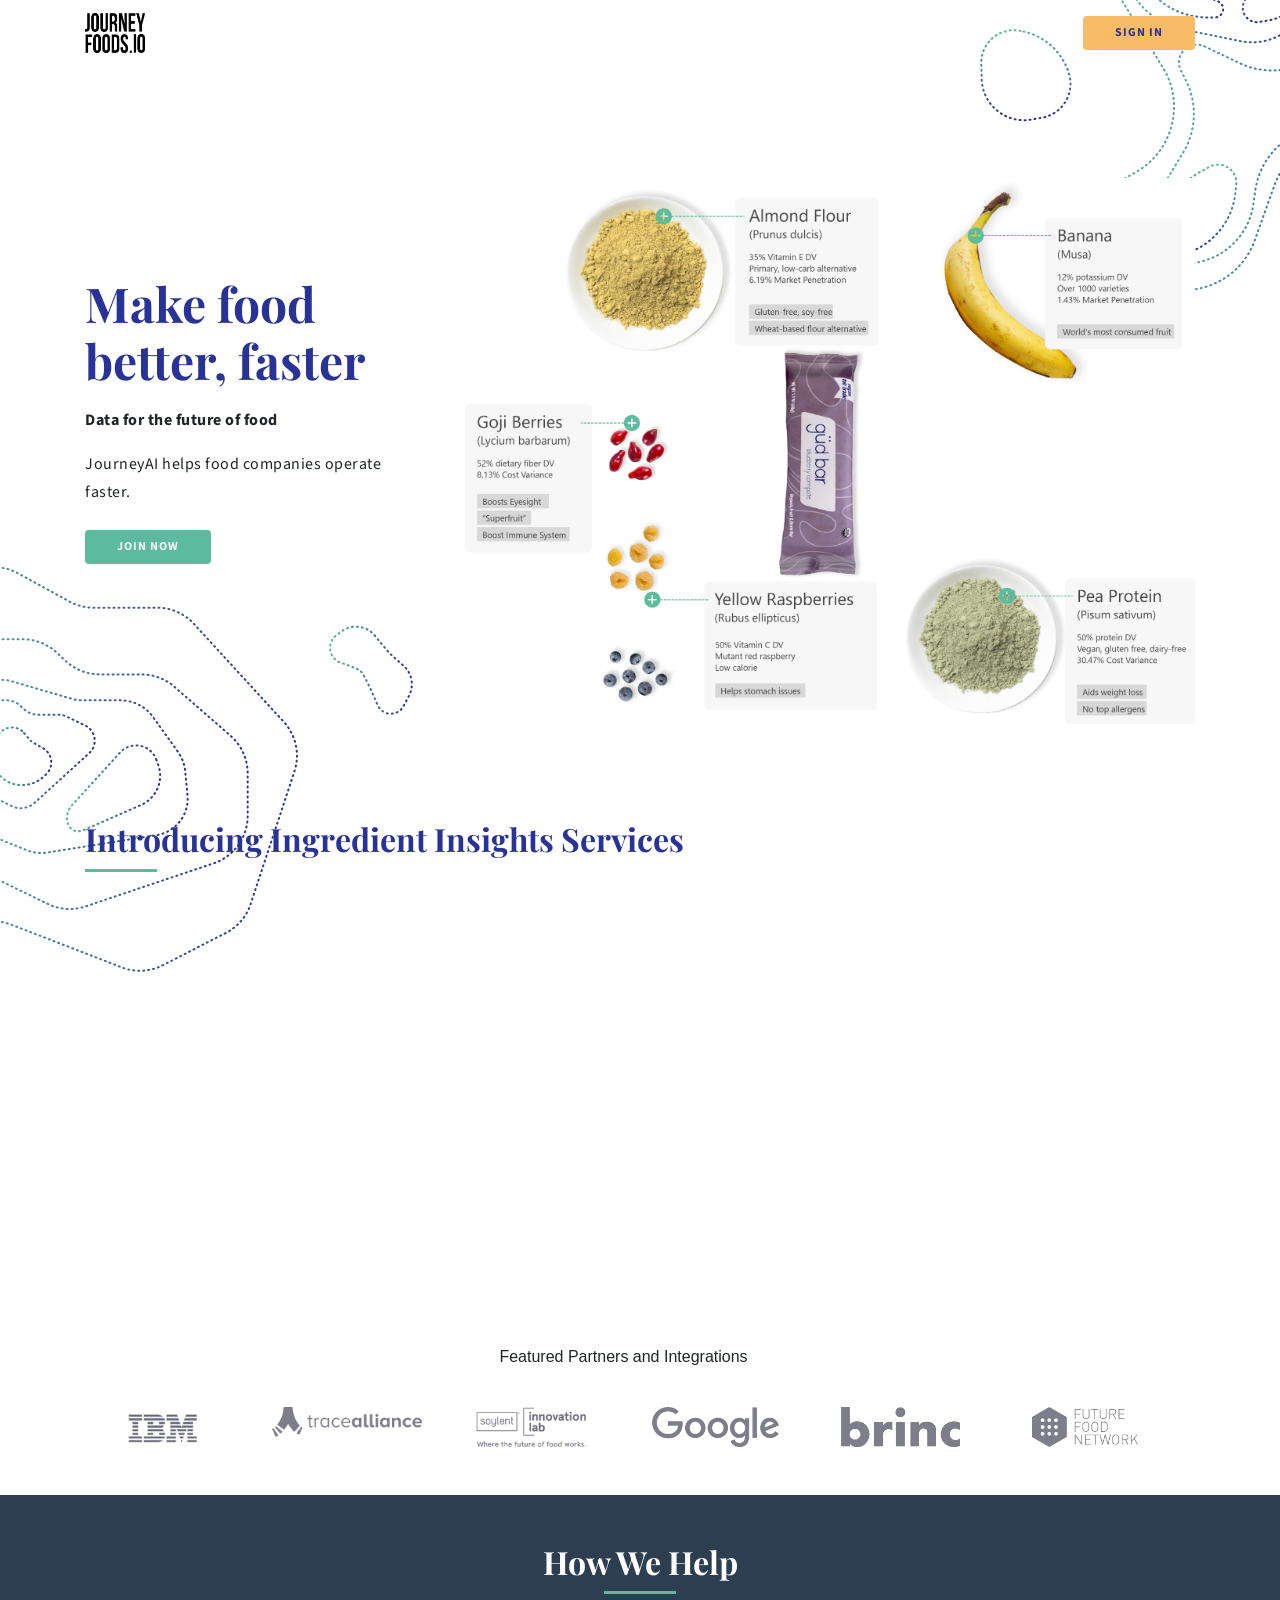
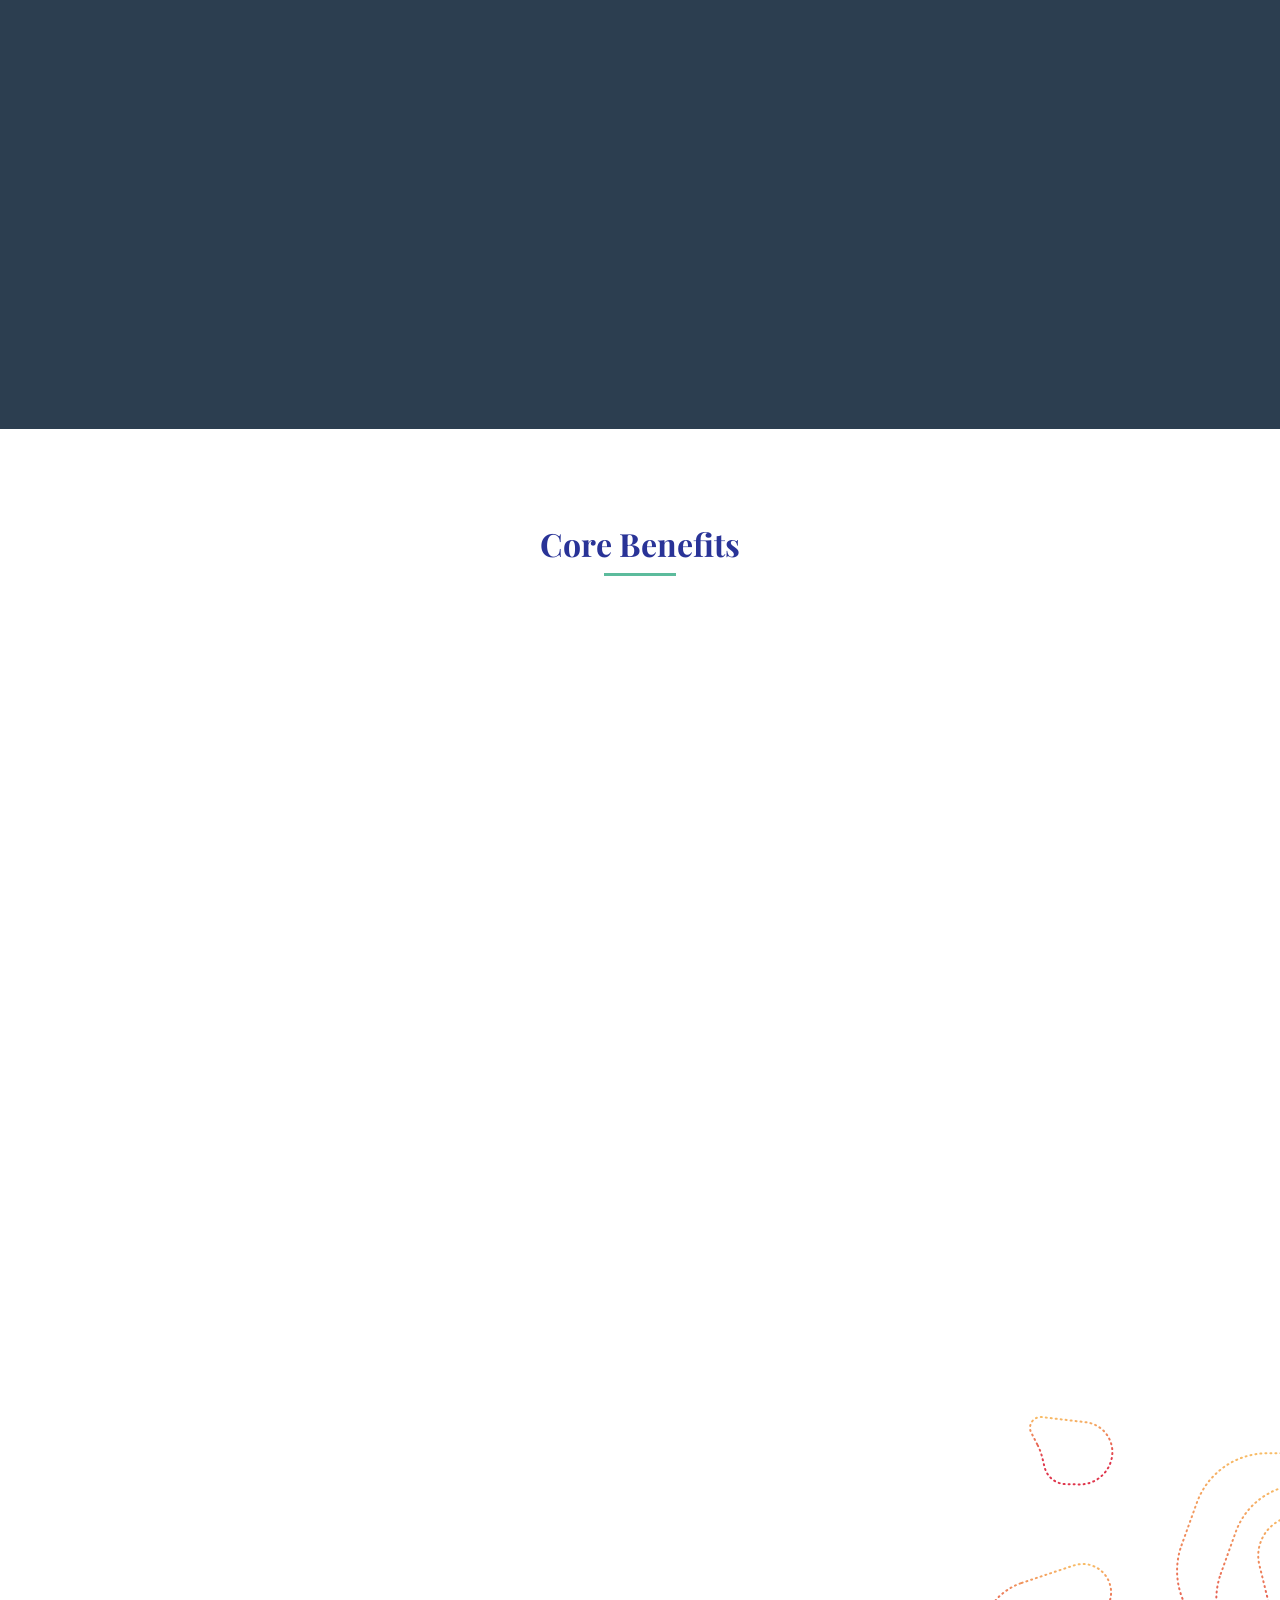
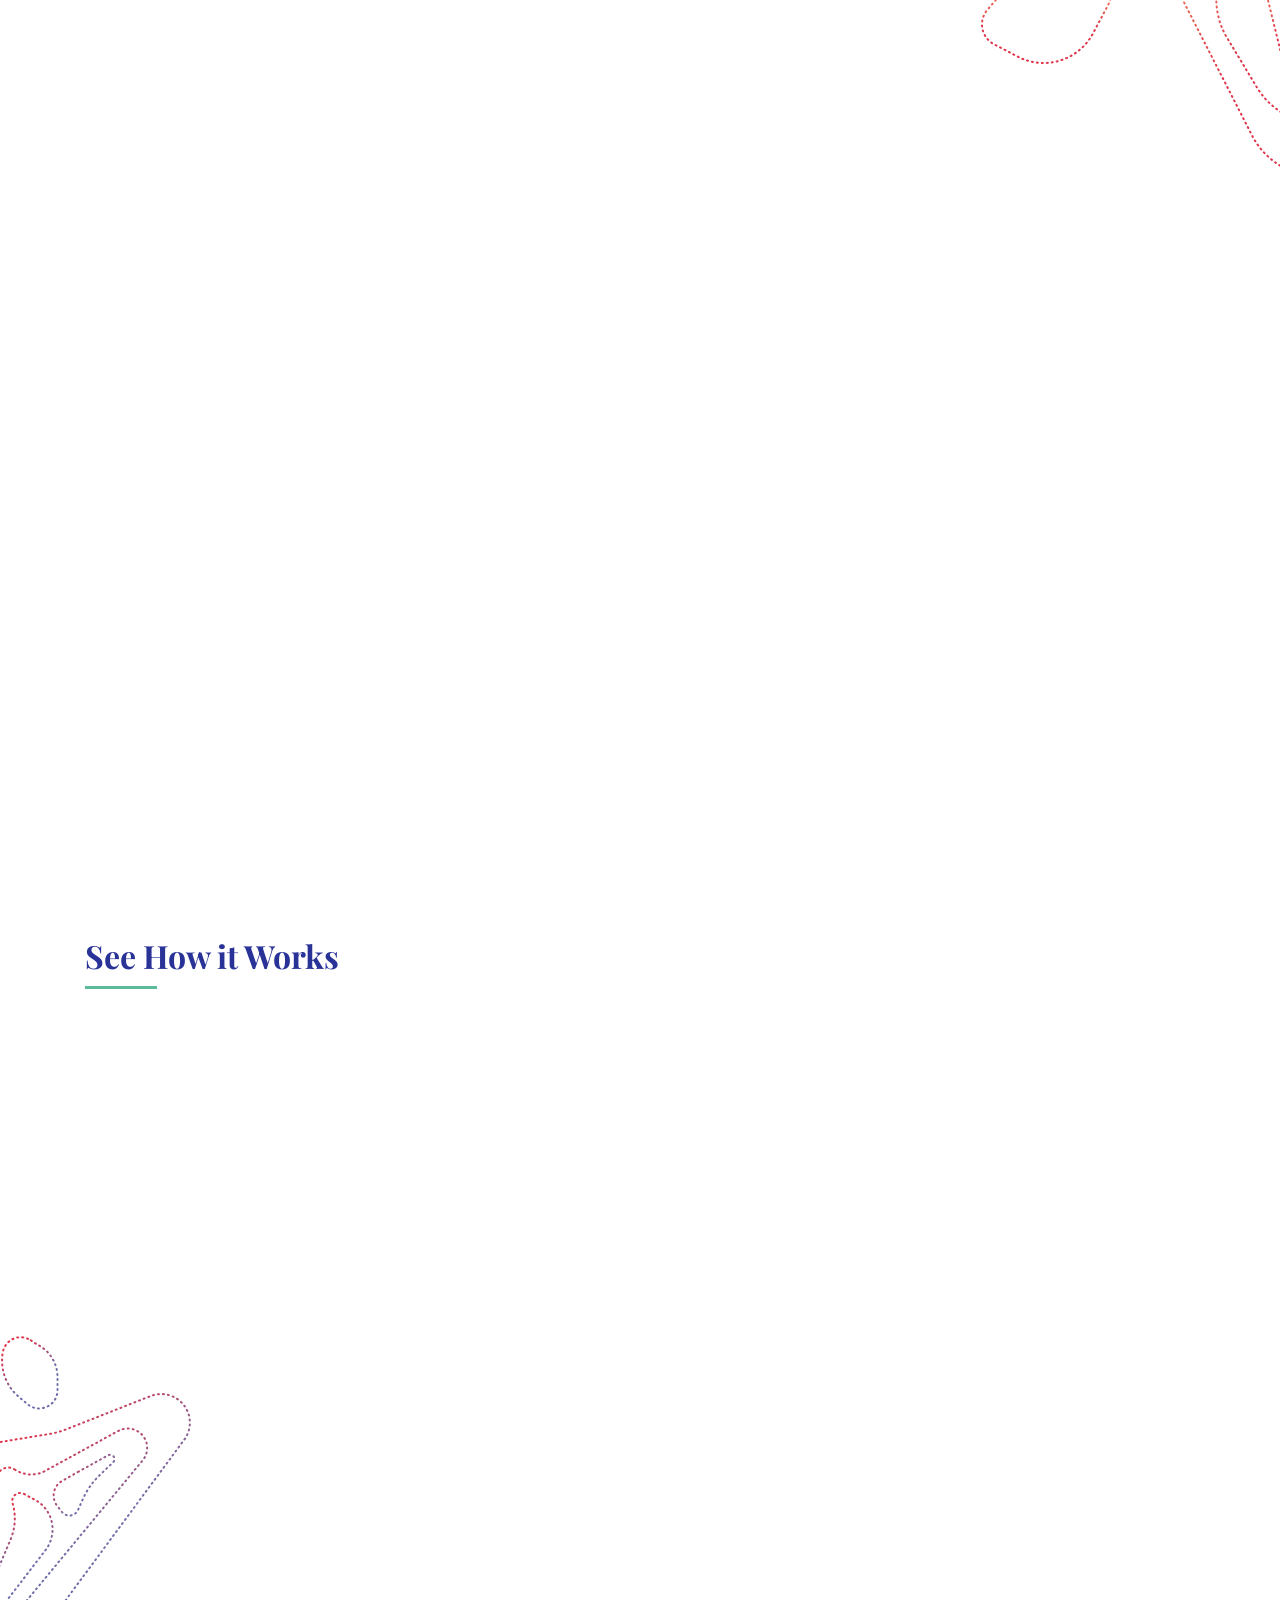
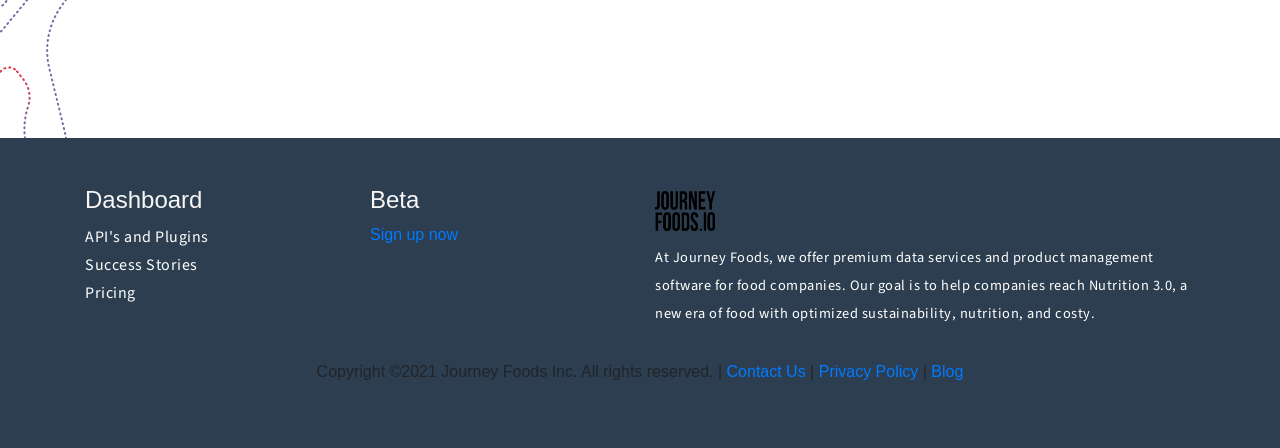
<file: index.html>
<!DOCTYPE html>
<html lang="en">

<head>

    <!-- Google Tag Manager -->
<script>(function(w,d,s,l,i){w[l]=w[l]||[];w[l].push({'gtm.start':
new Date().getTime(),event:'gtm.js'});var f=d.getElementsByTagName(s)[0],
j=d.createElement(s),dl=l!='dataLayer'?'&l='+l:'';j.async=true;j.src=
'https://www.googletagmanager.com/gtm.js?id='+i+dl;f.parentNode.insertBefore(j,f);
})(window,document,'script','dataLayer','GTM-5C6CC58');</script>
<!-- End Google Tag Manager -->
    
  <meta charset="utf-8">
  <meta name="viewport" content="width=device-width, initial-scale=1, shrink-to-fit=no">

  <title>Journey Foods IO | Software Product Hub for Food Research</title>
  <meta name="description" content="A cloud-based food hub driven by AI to support scientists, founders, supply chains, and manufacturers in product management, ingredient optimization. Try now.">
  <meta name="keywords" content="AI, ML, FoodTech, Research, Nutrition, Micro Foods, Journey Foods">
  <meta name="author" content="Riana Lynn">

  <!-- Meta Share -->
  <meta property="og:title" content="Journey Foods | Supply Chain and Food Science Software" />
  <meta property="og:type" content="website" />
  <meta property="og:image" content="images/screen.jpg" />

  <!-- Bootstrap core CSS -->
  <link href="vendor/bootstrap/css/bootstrap.min.css" rel="stylesheet">

  <!-- JF CSS -->
  <link href="css/journeyfoods.css" rel="stylesheet">
  <link rel="icon" href="favicon.ico" type="image/x-icon"/>


  <link href="https://fonts.googleapis.com/css?family=Playfair+Display:400,700|Source+Sans+Pro:400,600&display=swap" rel="stylesheet">

  <link rel="stylesheet" href="https://unpkg.com/aos@next/dist/aos.css" />

  <!-- Global site tag (gtag.js) - Google Analytics -->
  <script async src="https://www.googletagmanager.com/gtag/js?id=UA-124176491-1"></script>
  <script>
    window.dataLayer = window.dataLayer || [];

    function gtag() {
      dataLayer.push(arguments);
    }
    gtag('js', new Date());

    gtag('config', 'UA-124176491-1');
  </script>

  <script type="text/javascript" src="//downloads.mailchimp.com/js/signup-forms/popup/unique-methods/embed.js" data-dojo-config="usePlainJson: true, isDebug: false"></script>


  <script type="text/javascript">
    window.dojoRequire(["mojo/signup-forms/Loader"], function(L) {
      L.start({
        "baseUrl": "mc.us12.list-manage.com",
        "uuid": "46c966e5a8d63a16d81ec2aaf",
        "lid": "5d8a90af8a",
        "uniqueMethods": true
      })
    })
  </script>

</head>

<body class="overflow-x-hidden">
    
    <!-- Google Tag Manager (noscript) -->
<noscript><iframe src="https://www.googletagmanager.com/ns.html?id=GTM-5C6CC58"
height="0" width="0" style="display:none;visibility:hidden"></iframe></noscript>
<!-- End Google Tag Manager (noscript) -->


  <!-- Navigation -->
  <nav class="navbar navbar-dark navbar-expand-lg static-top">
    <div class="container">
      <a class="navbar-brand" href="#"><img src="https://journey-foods-riana-lynn.github.io/journeyfoodssales/jf-logo.png" width="60" alt="Journey Foods IO Logo">
      </a>
      <button class="navbar-toggler" type="button" data-toggle="collapse" data-target="#navbarResponsive" aria-controls="navbarResponsive" aria-expanded="false" aria-label="Toggle navigation">
        <span class="navbar-toggler-icon"></span>
      </button>
      <div class="collapse navbar-collapse" id="navbarResponsive">
        <ul class="navbar-nav ml-auto">
          <a href="https://app.journeyfoods.io" class="btn btn-yellow">Sign In</a>
        </ul>
      </div>
    </div>
  </nav>

  <!-- Page Content -->
  <div class="bg-element-1">
    <img class="img-fluid mt-3 mx-auto" src="assets/img/bg_element-1.svg" alt="Journey Foods IO" max-width="100">
  </div>
  <div class="container py-md-5">
    <div class="row align-items-center">
      <div class="col-sm-12 col-md-8 order-md-2 pt-sm-5">
        <img class="img-fluid mt-3" src="assets/img/hero-food-data.png" alt="JourneyAI Dashboard" height="auto">
      </div>
      <div class="col-md-4 order-md-1 text-center text-md-left pr-md-5">
        <h1 class="mb-3">Make food better, faster</h1>
        <p class="lead">
          <strong>Data for the future of food</strong>
        </p>
        <p class="lead mb-4">
          JourneyAI helps food companies operate faster.
        </p>
        <a href="https://app.journeyfoods.io" class="btn">Join Now</a>
      </div>
    </div>
  </div>

  <div class="bg-element-4">
    <img class="img-fluid mt-3 mx-auto" src="assets/img/bg_element-4.svg" alt="Journey Foods IO" max-width="100">
  </div>

<div class="container" data-aos="fade-up">
  <div class="row">
    <div class="container pt-5">
      <h2>Introducing Ingredient Insights Services</h2>
      <hr class="green-bar green-bar-left">
    </div>
  </div>
</div>

<div class="container py-5" data-aos="fade-up">
  <div class="bg-blue rounded row justify-content-around align-items-center p-4 drop-shadow">
    <div class="col-md-5 rounded">
      <img class="img-fluid" srcset="assets/img/Deliver3-01.png,
                                assets/img/Deliver3-01.png" src="assets/img/Deliver3-01.png"
        alt="JourneyAI Dashboard">
    </div>
    <div class="col-md-7 mx-auto">
      <div class="row ml-5">
        <blockquote class="font-md-size">
          Let us do the research for you by sending custom insights and articles for any ingredient in your portfolio directly to
          your inbox. 
        </blockquote>
      </div>
      <div class="row justify-content-center align-items-center mt-4">
       <a href="https://app.journeyfoods.io" class="btn">Join Now</a>
      </div>

    </div>
  </div>
</div>
  <div class="container py-5">
    <div class="row align-items-center">
      <div class="col-md-12 order-md-1 text-center pr-md-5">
        <h6 class="mb-3">Featured Partners and Integrations</h6>
        <div class="row logos">
          <div class="col-6 col-md-2 mt-4"><img class="mx-auto" src="assets/img/logo-ibm.png" alt="IBM logo"></div>
          <div class="col-6 col-md-2 mt-4"><img class="mx-auto" src="assets/img/logo-tracealliance.png" alt="TraceAlliance logo"></div>
          <div class="col-6 col-md-2 mt-4"><img class="mx-auto" src="assets/img/logo-soylent.png" alt="Soylent logo"></div>
          <div class="col-6 col-md-2 mt-4"><img class="mx-auto" src="assets/img/google-logo.png" alt="Google logo"></div>
          <div class="col-6 col-md-2 mt-4"><img class="mx-auto" src="assets/img/brinc-logo.png" alt="Brinc logo"></div>
          <div class="col-6 col-md-2 mt-4"><img class="mx-auto" src="assets/img/futurefoodnetwork-logo.png" alt="Future Food Network logo"></div>
        </div>
      </div>
    </div>
  </div>

  <!-- <div class="py-5">
  </div> -->
  <!-- How We Help-->
  <div class="container-fluid">


    <div class="row bg-lightblue">
      <div class="container text-center pt-5">
        <h2 class="text-white">How We Help</h2>
        <hr class="green-bar">
      </div>
    </div>


    <div class="row bg-lightblue">
      <div class="container p-5" data-aos="fade-up" data-aos-duration="1200">
        <div class="how-we-help row text-center text-md-left">
          <div class="col-md-4 p-sm-5 p-md-5 text-white">
            <img class="img-fluid mb-3 mx-auto" src="assets/img/target.svg" alt="Journey Foods Speed" width="54" height="54">
            <h4>Find The Perfect Ingredient</h4>
            <p>JourneyAI analyzes millions of ingredients attributes to help you discover the perfect ingredient for any product.</p>
          </div>
          <div class="col-md-4 p-sm-5 p-md-5 text-white">
            <img class="img-fluid mb-3 mx-auto" src="assets/img/blend.svg" alt="Journey Foods Integratoions" width="54" height="54">
            <h4>Develop In One Place</h4>
            <p>The JourneyAI Dashboard provides an easy platform to organize your R&D. No more lost notes or glitchy excel sheets.</p>
          </div>
          <div class="col-md-4 p-sm-5 p-md-5 text-white">
            <img class="img-fluid mb-3 mx-auto" src="assets/img/cube.svg" alt="Nutrition Forward" width="54" height="54">
            <h4>Optimize Current Offerings</h4>
            <p>Upload existing products to get nutrient insights and enhancement suggestions based on your product goals and customer needs.</p>
          </div>
        </div>
      </div>
    </div>

  </div>
  <div class="py-5">
  </div>

  <!--Coer Benefits-->
  <div class="container">
    <div class="row">
      <div class="container text-center">
        <h2>Core Benefits</h2>
        <hr class="green-bar">
      </div>
    </div>
  </div>
  <div class="container" data-aos="fade-up" data-aos-duration="1200">
    <div class="row core-benefits py-5 align-items-center">
      <div class="col-6 mx-auto col-md-6 order-md-1">
        <img class="img-fluid mt-3 mx-auto" src="assets/img/web-version-ui-1-1.png" alt="Research Dashboard" width="400" height="425">

      </div>
      <div class="col-md-6 order-md-2 text-md-left pr-md-5">
        <h3 class="mb-3 bd-text-purple-bright">Smart Research Dashboard</h3>
        <p class="lead">
          The Dashboard is your go-to hub for developing products with data and research, designed from the ground up to replace the old, clunky systems of the past.
        </p>
        <ul class="lead mb-4">
          <li>Formulate new recipes rapidly</li>
          <li>Manage your entire product line</li>
          <li>Learn from business insights</li>
          <li>Secure, cloud-based storage</li>
        </ul>
      </div>
    </div>
  </div>

  <div class="container" data-aos="fade-up" data-aos-duration="1200">
    <div class="row core-benefits py-5 align-items-center">
      <div class="col-6 mx-auto col-md-6 order-md-2">

        <img class="img-fluid mt-3 mx-auto" src="assets/img/web-version-ui-2-1.png" alt="Nutrition Forward" width="400" height="425">
      </div>
      <div class="col-md-6 order-md-1 text-md-left pr-md-5">
        <h3 class="mb-3 bd-text-purple-bright">Future-Forward R&D</h3>
        <p class="lead">
          Our unique approach puts nutrition, sustainability, and cost at the forefront of product development, helping you formulate products according to specific consumer and company goals.
        </p>
        <ul class="lead mb-4">
          <li>Target specific nutrients
          <li>Find ingredients quickly</li>
          <li>Create functional foods easily</li>
          <li>Serve your customers better</li>
        </ul>
      </div>
    </div>
  </div>



  <div class="container pb-5" data-aos="fade-up">
    <div class="row core-benefits align-items-center">
      <div class="col-6 mx-auto col-md-6 order-md-1">

        <img class="img-fluid mt-3 mx-auto" src="assets/img/web-version-ui-3-1.png" alt="AI-Powered Database" width="400" height="425">


      </div>
      <div class="col-md-6 order-md-2 text-md-left pr-md-5">
        <h3 class="mb-3 bd-text-purple-bright">AI-Powered Database</h3>
        <p class="lead">
          We feed data from dozens of sources to the JourneyAI database to enable a product development experience that surpasses the precision and speed of traditional teams.
        </p>
        <ul class="lead mb-4">
          <li>Explore exotic ingredients</li>
          <li>Data-driven suggestions</li>
          <li>No guessing games required</li>
          <li>Improve team productivity</li>
        </ul>
      </div>
    </div>
  </div>

  <!-- Old vs New -->
  <div class="container">

    <div class="row pt-5 mt-5" data-aos="fade-up">
      <div class="container text-center">
        <h2>The Future of R&D is Here</h2>
        <hr class="green-bar">
      </div>
    </div>
  </div>
  <div class="future-rd justify-content-md-center row m-0 border border-white" data-aos="fade-up">
    <div class="col-md-4 p-3 m-3 p-md-5 border rounded">
      <h4>The Old Way</h4>
      <p class="d-inline-block">Total Time:</p>
      <h5 class="d-inline-block">6-12 Months</h5>
      <hr>
      <ol>
        <li class="pt-3"> Begin with a concept: “What if we make a product that’s high in Vitamin C?”</li>
        <li class="pt-3"> Explore the options via internet research, speaking with suppliers, and brainstorming.</li>
        <li class="pt-3"> Create dozens of prototypes with various ingredients and formulations.</li>
        <li class="pt-3"> Test countless variations of each formulation over months to find your winner.</li>
        <li class="pt-3"> Manufacture and launch your product.</li>
      </ol>
    </div>
    <div class="col-md-4 p-3 m-3 p-md-5 border shadow rounded">
      <h4>The JourneyAI Way</h4>
      <p class="d-inline-block">Time Savings:</p>
      <h5 class="d-inline-block">68%</h5>
      <hr>
      <ol>
        <li class="pt-3"> Begin with a concept: “What if we make a product that’s high in Vitamin C?”</li>
        <li class="pt-3"> Insert nutrition, texture, and flavor goals into the Dashboard’s product builder.</li>
        <li class="pt-3"> Instantly receive AI-powered suggestions on ingredients and recipes.</li>
        <li class="pt-3"> Test a few formulations over weeks to find your winner.</li>
        <li class="pt-3"> Manufacture and launch your product.</li>
      </ol>
    </div>
  </div>

  <div class="bg-element-3">
    <img class="img-fluid mt-3 mx-auto" src="bg_element-3.svg" alt="Journey Foods IO" max-width="100">
  </div>

  <div class="py-5">
  </div>

  <div class="container">
    <div class="row">
      <div class="container pt-5">
        <h2>See How it Works</h2>
        <hr class="green-bar green-bar-left">
      </div>
    </div>
  </div>

  <div class="container py-5" data-aos="fade-up">
    <div class="case-study bg-blue rounded row  justify-content-around p-5">
      <div class="col-md-5">
        <img class="img-fluid mt-3 mx-auto" srcset="gud-logo.png,
                                assets/img/gud-logo@2x.png 2x" src="assets/img/gud-logo.png" alt="JourneyAI Dashboard">
        <hr class="green-bar green-bar-left">
        <p>GuD used JourneyAI to launch a new line of protein bars and couldn’t believe how quickly they were able to get product on shelves.</p>
        <!-- <button type="button" name="button">Get Case Study</button> -->
      </div>
      <div class="col-md-6">
        <blockquote cite="http://">
          “We were amazed how robust JourneyAI was for helping us target a very specific nutritional profile. It easily saved us months in research and development time.”
        </blockquote>
        <p><strong>— Corrie Sims ,</strong> Founder</p>
      </div>
    </div>
  </div>

  <div class="bg-element-2">
    <img class="img-fluid mt-3 mx-auto" src="assets/img/bg_element-2.svg" alt="Journey Foods IO" max-width="100">
  </div>


  <div class="container py-5" data-aos="fade-up">
    <div class="row p-5 justify-content-around">
      <div class="col-md-6 text-center">
        <h2>Add JourneyAI To Your Team</h2>
        <hr class="green-bar">
        <p>Start importing data and making better decisions now.</p>
        <a href="https://app.journeyfoods.io" class="btn btn-yellow">Join Today</a>
      </div>
    </div>
  </div>


  <!-- Navigation -->
  <!-- Footer -->
  <footer class="page-footer font-small bg-grey pt-4 py-5" style="font-color: #ffffff;">

    <!-- Footer Links -->
    <div class="container text-center text-md-left">

      <!-- Grid row -->
      <div class="row">


        <!-- Grid column -->
        <hr class="clearfix w-100 d-md-none pb-3">

        <!-- Grid column -->
        <div class="col-md-3 mb-md-0 mb-3">

          <!-- Links -->
          <h5>Dashboard</h5>

          <ul class="list-unstyled text-white" style="font-color: #ffffff;">
            <li>
              <p href="#!">API's and Plugins</p>
            </li>
            <li>
              <p href="#!">Success Stories</p>
            </li>
            <li>
              <p href="#!">Pricing</p>
            </li>
          </ul>

        </div>
        <!-- Grid column -->

        <!-- Grid column -->
        <div class="col-md-3 mb-md-0 mb-3">

          <!-- Links -->
          <h5>Beta</h5>

          <ul class="list-unstyled" style="font-color: #ffffff;">
            <li>
              <a href="https://app.journeyfoods.io">Sign up now</a>
            </li>
            <li>
            </li>
          </ul>

        </div>
        <!-- Grid column -->

        <!-- Grid column -->
        <div class="col-md-6 mt-md-0 mt-3">

          <!-- Content -->
          <h5 class="text-uppercase" style="font-color: #ffffff;"><a class="navbar-brand" href="#"><img src="jf-logo.png" width="60" alt="Journey Foods IO Logo">
            </a></h5>
          <p class="text-white">At Journey Foods, we offer premium data services and product management software for food companies. Our goal is to help companies
            reach Nutrition 3.0, a new era of food with optimized sustainability, nutrition, and costy.</p>

        </div>

      </div>
      <!-- Grid row -->

    </div>
    <!-- Footer Links -->

    <!-- Copyright -->
    <div class="footer-copyright text-center py-3">Copyright ©2021 Journey Foods Inc. All rights reserved. | <a href="mailto:research@journeyfoods.com">Contact Us</a> | <a href="/privacy.html">Privacy Policy</a> | <a href="https://medium.com/foodmadesimple">Blog</a>
    </div>
    <!-- Copyright -->

  </footer>
  <!-- Footer -->

  <!-- Bootstrap core JavaScript -->
  <script src="vendor/jquery/jquery.slim.min.js"></script>
  <script src="vendor/bootstrap/js/bootstrap.bundle.min.js"></script>
  <script src="https://unpkg.com/aos@next/dist/aos.js"></script>
  <script>
    AOS.init();
  </script>

  <!-- Start of HubSpot Embed Code -->
<script type="text/javascript" id="hs-script-loader" async defer src="//js.hs-scripts.com/5938852.js"></script>
<!-- End of HubSpot Embed Code -->

</body>

</html>
</file>
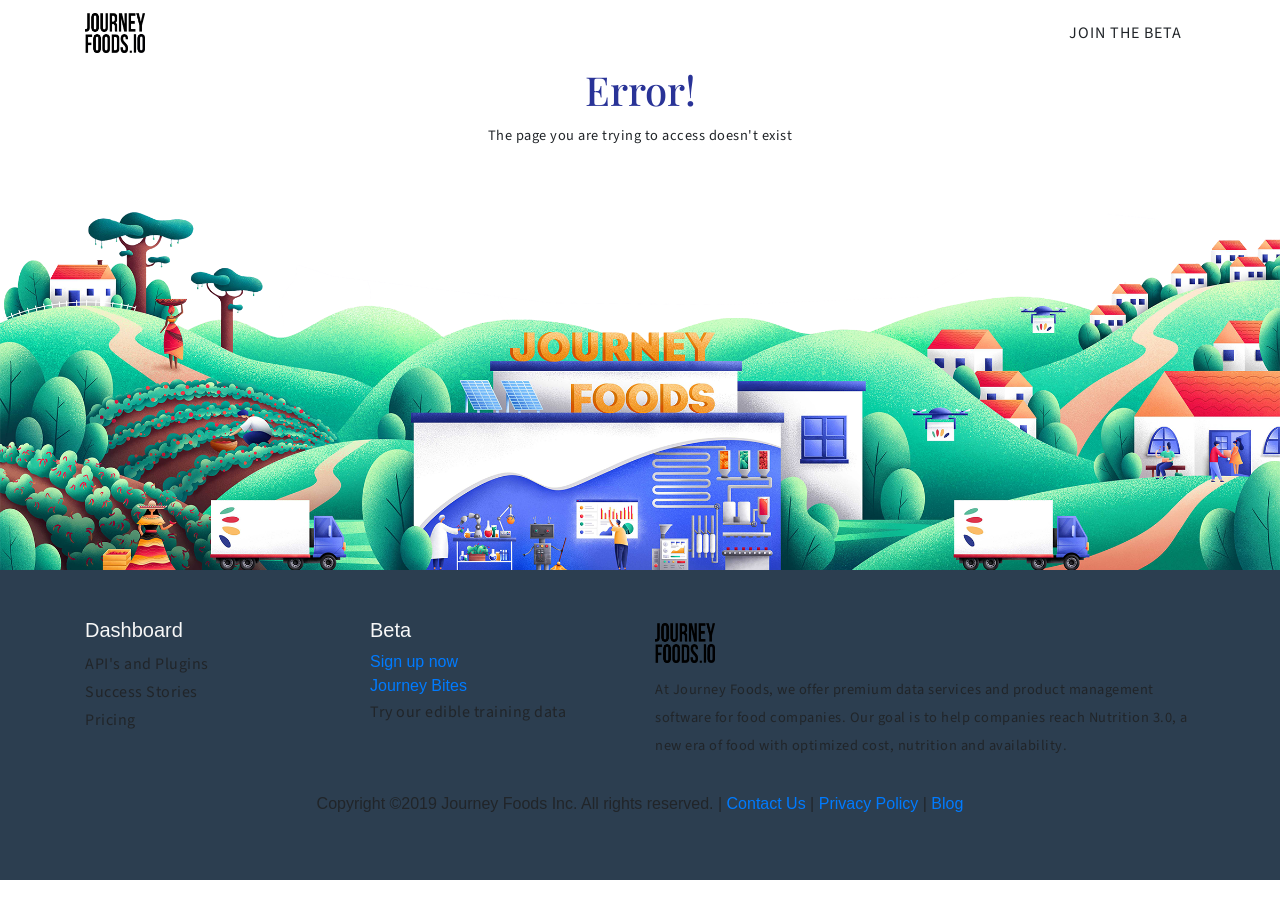
<file: 404 copy.html>
<!DOCTYPE html>
<html lang="en">
    <head>
        
        <!-- Google Tag Manager -->
<script>(function(w,d,s,l,i){w[l]=w[l]||[];w[l].push({'gtm.start':
new Date().getTime(),event:'gtm.js'});var f=d.getElementsByTagName(s)[0],
j=d.createElement(s),dl=l!='dataLayer'?'&l='+l:'';j.async=true;j.src=
'https://www.googletagmanager.com/gtm.js?id='+i+dl;f.parentNode.insertBefore(j,f);
})(window,document,'script','dataLayer','GTM-5C6CC58');</script>
<!-- End Google Tag Manager -->
        
        <meta charset="utf-8">
        <meta name="viewport" content="width=device-width, initial-scale=1">
        <meta name="description" content="">
        <meta name="author" content="">
        <title>Journey Foods IO | Smart Product Development and Research</title>
        <meta name="description" content="A smart-hub driven by AI and Machine Learning for Micro Foods Product Development and Precision Nutrition">
        <meta name="keywords" content="AI, ML, FoodTech, Research, Nutrition, Micro Foods, Journey Foods">
        <meta name="author" content="Riana Lynn">
        <!-- Meta Share -->
        <meta property="og:title" content="Journey Foods IO | Product Development and Research" />
        <meta property="og:type" content="website" />
        <meta property="og:image" content="images/screen.jpg" />
        <!-- Bootstrap core CSS -->
        <link href="vendor/bootstrap/css/bootstrap.min.css" rel="stylesheet">
        <!-- JF CSS -->
        <link href="https://fonts.googleapis.com/css?family=Playfair+Display:400,700|Source+Sans+Pro:400,600&display=swap" rel="stylesheet">
        <link rel="stylesheet" href="https://unpkg.com/aos@next/dist/aos.css" />
        <link href="css/journeyfoods.css" rel="stylesheet" type="text/css">
        <!-- Global site tag (gtag.js) - Google Analytics -->
        <script async src="https://www.googletagmanager.com/gtag/js?id=UA-124176491-1"></script>
        <script>
    window.dataLayer = window.dataLayer || [];

    function gtag() {
      dataLayer.push(arguments);
    }
    gtag('js', new Date());

    gtag('config', 'UA-124176491-1');
  </script>
        <script type="text/javascript" src="//downloads.mailchimp.com/js/signup-forms/popup/unique-methods/embed.js" data-dojo-config="usePlainJson: true, isDebug: false"></script>
        <script type="text/javascript">
    window.dojoRequire(["mojo/signup-forms/Loader"], function(L) {
      L.start({
        "baseUrl": "mc.us12.list-manage.com",
        "uuid": "46c966e5a8d63a16d81ec2aaf",
        "lid": "5d8a90af8a",
        "uniqueMethods": true
      })
    })
  </script>
        
         <!-- Bootstrap core CSS -->
  <link href="vendor/bootstrap/css/bootstrap.min.css" rel="stylesheet">

    </head>
    <body>
        
        <!-- Google Tag Manager (noscript) -->
<noscript><iframe src="https://www.googletagmanager.com/ns.html?id=GTM-5C6CC58"
height="0" width="0" style="display:none;visibility:hidden"></iframe></noscript>
<!-- End Google Tag Manager (noscript) -->
        
<script>

  window.intercomSettings = {
    app_id: "crdafnnm"
  };
</script>

<script>(function(){var w=window;var ic=w.Intercom;if(typeof ic==="function"){ic('reattach_activator');ic('update',w.intercomSettings);}else{var d=document;var i=function(){i.c(arguments);};i.q=[];i.c=function(args){i.q.push(args);};w.Intercom=i;var l=function(){var s=d.createElement('script');s.type='text/javascript';s.async=true;s.src='https://widget.intercom.io/widget/crdafnnm';var x=d.getElementsByTagName('script')[0];x.parentNode.insertBefore(s,x);};if(w.attachEvent){w.attachEvent('onload',l);}else{w.addEventListener('load',l,false);}}})();</script>

<script>(function(){var w=window;var ic=w.Intercom;if(typeof ic==="function"){ic('reattach_activator');ic('update',w.intercomSettings);}else{var d=document;var i=function(){i.c(arguments);};i.q=[];i.c=function(args){i.q.push(args);};w.Intercom=i;var l=function(){var s=d.createElement('script');s.type='text/javascript';s.async=true;s.src='https://widget.intercom.io/widget/kpytvwt5';var x=d.getElementsByTagName('script')[0];x.parentNode.insertBefore(s,x);};if(w.attachEvent){w.attachEvent('onload',l);}else{w.addEventListener('load',l,false);}}})();</script>
        
        <!-- Navigation -->
        <nav class="navbar navbar-dark navbar-expand-lg static-top">
            <div class="container">
                <a class="navbar-brand" href="https://www.journeyfoods.io">
                    <img src="assets/img/jf-logo.png" width="60" alt="Journey Foods IO Logo">
                </a>
                <button class="navbar-toggler" type="button" data-toggle="collapse" data-target="#navbarResponsive" aria-controls="navbarResponsive" aria-expanded="false" aria-label="Toggle navigation">
                    <span class="navbar-toggler-icon"></span>
                </button>
                <div class="collapse navbar-collapse" id="navbarResponsive">
                    <ul class="navbar-nav ml-auto">
                        <a href="https://dashboard.journeyfoods.io/inquiry-form" class="btn btn-yellow">Join the Beta</a>
                    </ul>
                </div>
            </div>
        </nav>
        <div class="container">
		</div>
            <div class="row justify-content-center">
		</div>
    <div class="col-lg-8">
				</div>
                    <div class="entry-content">
		</div>
                        <h1 align="center">Error!</h1>
	<p align="center">The page you are trying to access doesn't exist</p>
                        <img src="assets/img/branded_graphic-1080.png" width="100%" alt="JourneyFoods IO"> 

  <!-- Footer -->
  <footer class="page-footer font-small bg-grey pt-4 py-5">

    <!-- Footer Links -->
    <div class="container text-center text-md-left">

      <!-- Grid row -->
      <div class="row">


        <!-- Grid column -->
        <hr class="clearfix w-100 d-md-none pb-3">

        <!-- Grid column -->
        <div class="col-md-3 mb-md-0 mb-3">

          <!-- Links -->
          <h5>Dashboard</h5>

          <ul class="list-unstyled">
            <li>
              <p href="#!">API's and Plugins</p>
            </li>
            <li>
              <p href="#!">Success Stories</p>
            </li>
            <li>
              <p href="#!">Pricing</p>
            </li>
          </ul>

        </div>
        <!-- Grid column -->

        <!-- Grid column -->
        <div class="col-md-3 mb-md-0 mb-3">

          <!-- Links -->
          <h5>Beta</h5>

          <ul class="list-unstyled">
            <li>
              <a href="https://dashboard.journeyfoods.io/inquiry-form">Sign up now</a>
            </li>
            <li>
              <a href="https://journeyfoods.com/" target="_blank">Journey Bites</a>
              <p>Try our edible training data</p>
            </li>
          </ul>

        </div>
        <!-- Grid column -->

        <!-- Grid column -->
        <div class="col-md-6 mt-md-0 mt-3">

          <!-- Content -->
          <h5 class="text-uppercase"><a class="navbar-brand" href="#"><img src="assets/img/jf-logo.png" width="60" alt="Journey Foods IO Logo">
            </a></h5>
          <p>At Journey Foods, we offer premium data services and product management software for food companies. Our goal is to help companies
            reach Nutrition 3.0, a new era of food with optimized cost, nutrition and availability.</p>

        </div>

      </div>
      <!-- Grid row -->

    </div>
    <!-- Footer Links -->

    <!-- Copyright -->
    <div class="footer-copyright text-center py-3">Copyright ©2019 Journey Foods Inc. All rights reserved. | <a href="mailto:research@journeyfoods.com">Contact Us</a> | <a href="/privacy.html">Privacy Policy</a> | <a href="https://medium.com/foodmadesimple">Blog</a>
    </div>
    <!-- Copyright -->

  </footer>
  <!-- Footer -->
        <!-- Bootstrap core JavaScript -->
        <script src="vendor/jquery/jquery.slim.min.js"></script>
        <script src="vendor/bootstrap/js/bootstrap.bundle.min.js"></script>
        <script src="https://unpkg.com/aos@next/dist/aos.js"></script>
        <script>
    AOS.init();
  </script>
    </body>
</html>
</file>
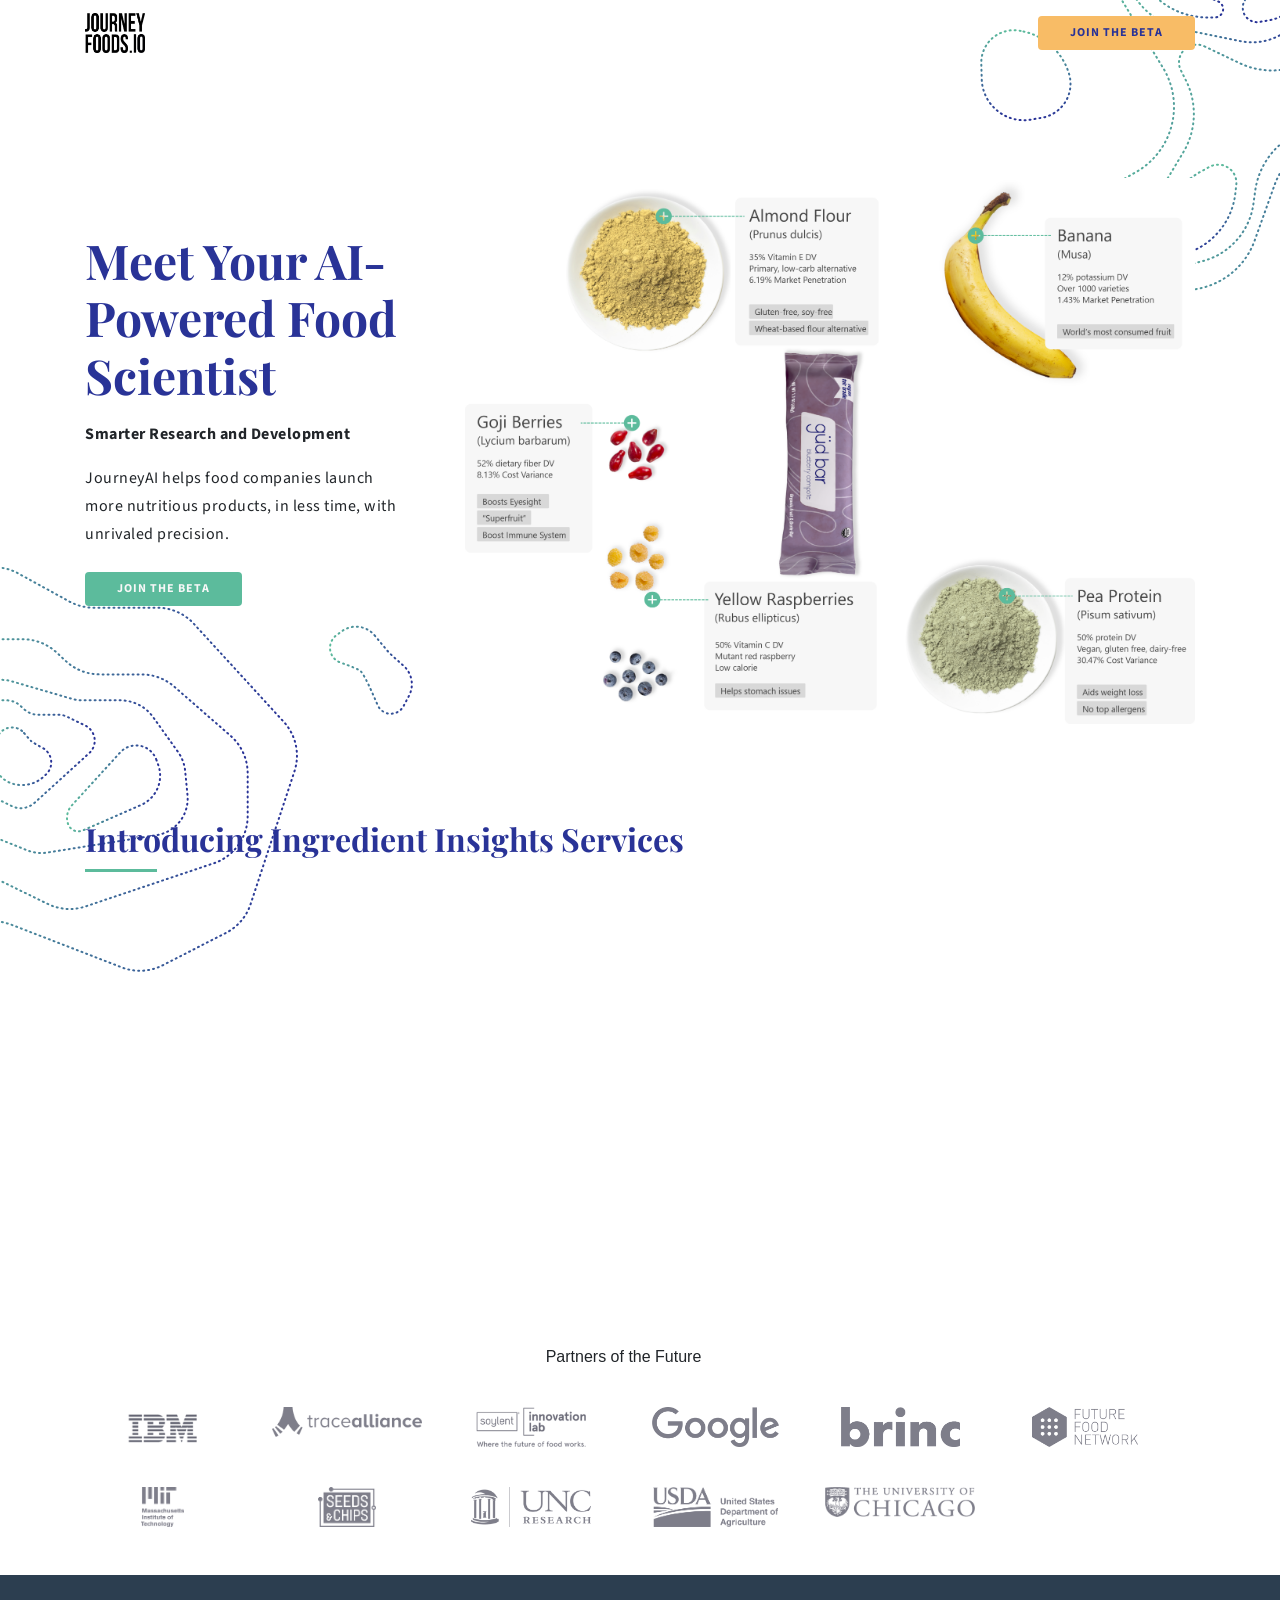
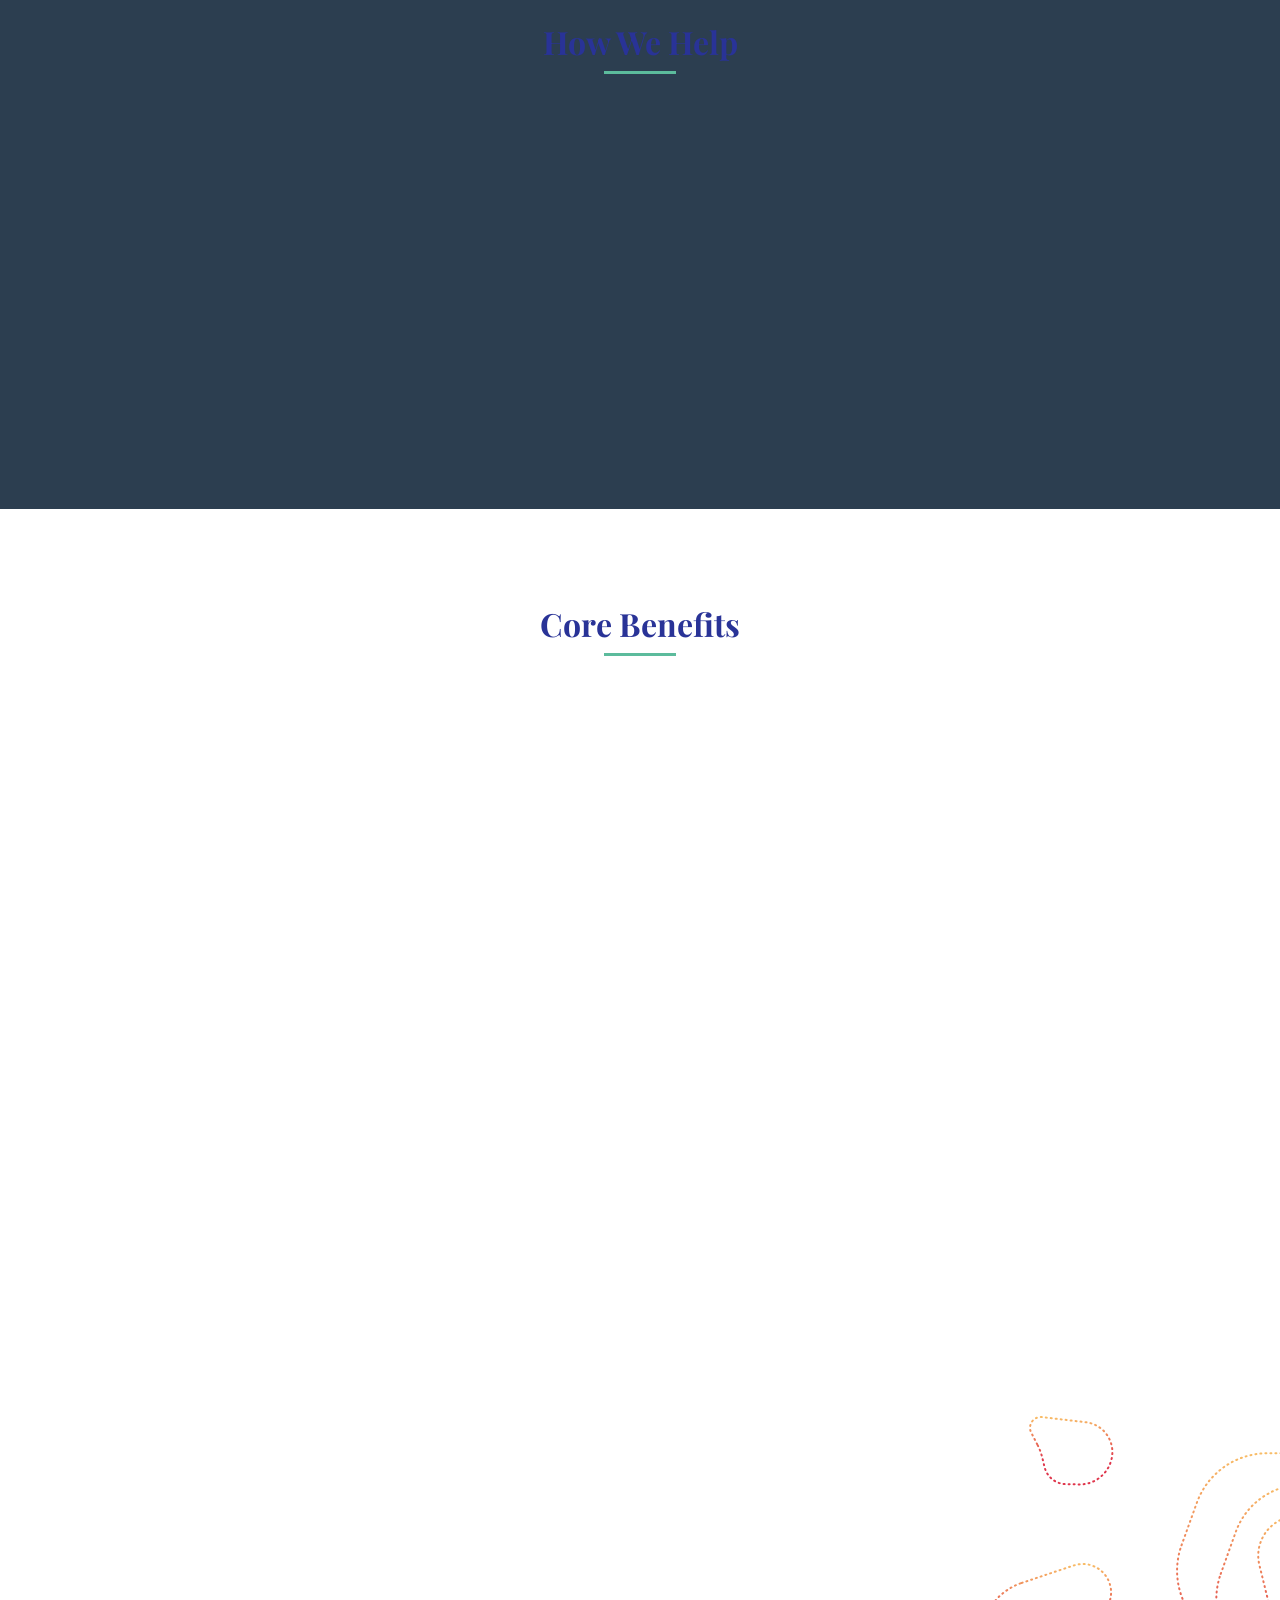
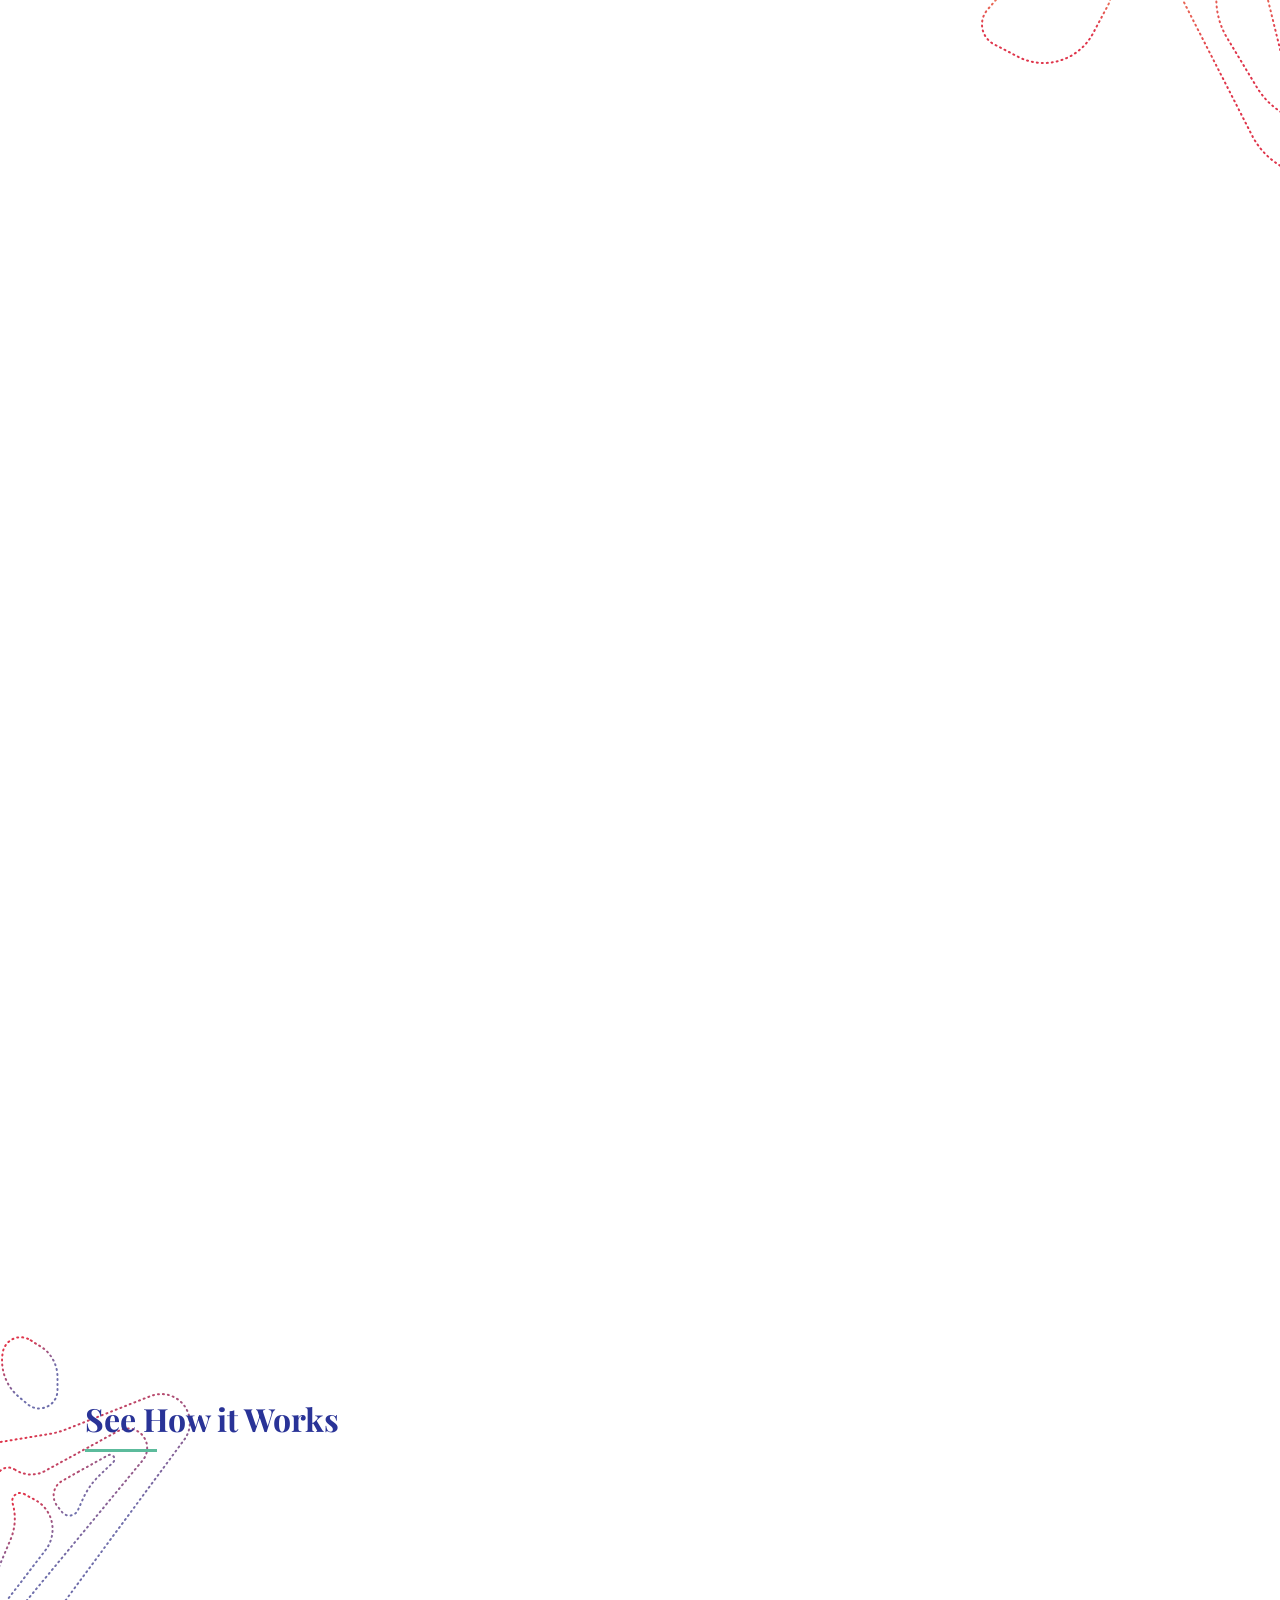
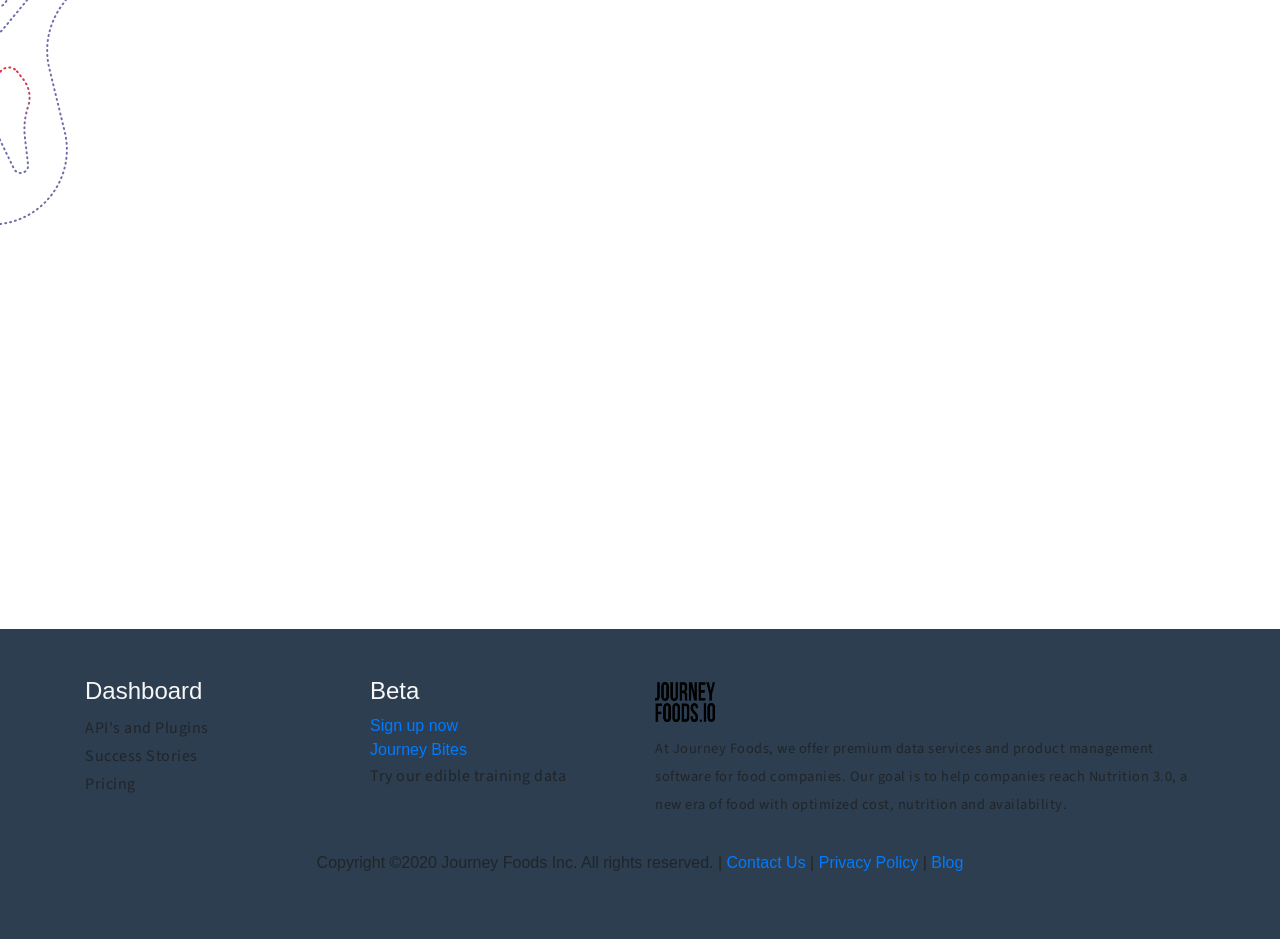
<file: index copy.html>
<!DOCTYPE html>
<html lang="en">

<head>

    <!-- Google Tag Manager -->
<script>(function(w,d,s,l,i){w[l]=w[l]||[];w[l].push({'gtm.start':
new Date().getTime(),event:'gtm.js'});var f=d.getElementsByTagName(s)[0],
j=d.createElement(s),dl=l!='dataLayer'?'&l='+l:'';j.async=true;j.src=
'https://www.googletagmanager.com/gtm.js?id='+i+dl;f.parentNode.insertBefore(j,f);
})(window,document,'script','dataLayer','GTM-5C6CC58');</script>
<!-- End Google Tag Manager -->

<!-- Start of Async Drift Code -->
<script>
"use strict";
!function() {
 var t = window.driftt = window.drift = window.driftt || [];
 if (!t.init) {
   if (t.invoked) return void (window.console && console.error && console.error("Drift snippet included twice."));
   t.invoked = !0, t.methods = [ "identify", "config", "track", "reset", "debug", "show", "ping", "page", "hide", "off", "on" ],
   t.factory = function(e) {
     return function() {
       var n = Array.prototype.slice.call(arguments);
       return n.unshift(e), t.push(n), t;
     };
   }, t.methods.forEach(function(e) {
     t[e] = t.factory(e);
   }), t.load = function(t) {
     var e = 3e5, n = Math.ceil(new Date() / e) * e, o = document.createElement("script");
     o.type = "text/javascript", o.async = !0, o.crossorigin = "anonymous", o.src = "https://js.driftt.com/include/" + n + "/" + t + ".js";
     var i = document.getElementsByTagName("script")[0];
     i.parentNode.insertBefore(o, i);
   };
 }
}();
drift.SNIPPET_VERSION = '0.3.1';
drift.load('bezsripfvnfr');
</script>
<!-- End of Async Drift Code -->
    
  <meta charset="utf-8">
  <meta name="viewport" content="width=device-width, initial-scale=1, shrink-to-fit=no">

  <title>Journey Foods IO | Software Product Hub for Food Research</title>
  <meta name="description" content="A cloud-based food hub driven by AI to support scientists, founders, supply chains, and manufacturers in product management, ingredient optimization. Try now.">
  <meta name="keywords" content="AI, ML, FoodTech, Research, Nutrition, Micro Foods, Journey Foods">
  <meta name="author" content="Riana Lynn">

  <!-- Meta Share -->
  <meta property="og:title" content="Journey Foods IO | Software Product Hub for Food Research" />
  <meta property="og:type" content="website" />
  <meta property="og:image" content="images/screen.jpg" />

  <!-- Bootstrap core CSS -->
  <link href="vendor/bootstrap/css/bootstrap.min.css" rel="stylesheet">

  <!-- JF CSS -->
  <link href="/css/journeyfoods.css" rel="stylesheet">
  <link rel="icon" href="favicon.ico" type="image/x-icon"/>


  <link href="https://fonts.googleapis.com/css?family=Playfair+Display:400,700|Source+Sans+Pro:400,600&display=swap" rel="stylesheet">

  <link rel="stylesheet" href="https://unpkg.com/aos@next/dist/aos.css" />

  <!-- Global site tag (gtag.js) - Google Analytics -->
  <script async src="https://www.googletagmanager.com/gtag/js?id=UA-124176491-1"></script>
  <script>
    window.dataLayer = window.dataLayer || [];

    function gtag() {
      dataLayer.push(arguments);
    }
    gtag('js', new Date());

    gtag('config', 'UA-124176491-1');
  </script>

<!-- remove Mailchimp form
  <script type="text/javascript" src="//downloads.mailchimp.com/js/signup-forms/popup/unique-methods/embed.js" data-dojo-config="usePlainJson: true, isDebug: false"></script>


  <script type="text/javascript">
    window.dojoRequire(["mojo/signup-forms/Loader"], function(L) {
      L.start({
        "baseUrl": "mc.us12.list-manage.com",
        "uuid": "46c966e5a8d63a16d81ec2aaf",
        "lid": "5d8a90af8a",
        "uniqueMethods": true
      })
    })
  </script>
-->

</head>

<body class="overflow-x-hidden">
    
    <!-- Google Tag Manager (noscript) -->
<noscript><iframe src="https://www.googletagmanager.com/ns.html?id=GTM-5C6CC58"
height="0" width="0" style="display:none;visibility:hidden"></iframe></noscript>
<!-- End Google Tag Manager (noscript) -->


  <!-- Navigation -->
  <nav class="navbar navbar-dark navbar-expand-lg static-top">
    <div class="container">
      <a class="navbar-brand" href="#"><img src="assets/img/jf-logo.png" width="60" alt="Journey Foods IO Logo">
      </a>
      <button class="navbar-toggler" type="button" data-toggle="collapse" data-target="#navbarResponsive" aria-controls="navbarResponsive" aria-expanded="false" aria-label="Toggle navigation">
        <span class="navbar-toggler-icon"></span>
      </button>
      <div class="collapse navbar-collapse" id="navbarResponsive">
        <ul class="navbar-nav ml-auto">
          <a href="https://dashboard.journeyfoods.io/inquiry-form" class="btn btn-yellow">Join the Beta</a>
        </ul>
      </div>
    </div>
  </nav>

  <!-- Page Content -->
  <div class="bg-element-1">
    <img class="img-fluid mt-3 mx-auto" src="assets/img/bg_element-1.svg" alt="Journey Foods IO" max-width="100">
  </div>
  <div class="container py-md-5">
    <div class="row align-items-center">
      <div class="col-sm-12 col-md-8 order-md-2 pt-sm-5">
        <img class="img-fluid mt-3" src="assets/img/hero-food-data.png" alt="JourneyAI Dashboard" height="auto">
      </div>
      <div class="col-md-4 order-md-1 text-center text-md-left pr-md-5">
        <h1 class="mb-3">Meet Your AI-Powered Food Scientist</h1>
        <p class="lead">
          <strong>Smarter Research and Development</strong>
        </p>
        <p class="lead mb-4">
          JourneyAI helps food companies launch more nutritious products, in less time, with unrivaled precision.
        </p>
        <a href="https://dashboard.journeyfoods.io/inquiry-form" class="btn">Join the Beta</a>
      </div>
    </div>
  </div>

  <div class="bg-element-4">
    <img class="img-fluid mt-3 mx-auto" src="assets/img/bg_element-4.svg" alt="Journey Foods IO" max-width="100">
  </div>

<div class="container" data-aos="fade-up">
  <div class="row">
    <div class="container pt-5">
      <h2>Introducing Ingredient Insights Services</h2>
      <hr class="green-bar green-bar-left">
    </div>
  </div>
</div>

<div class="container py-5" data-aos="fade-up">
  <div class="bg-blue rounded row justify-content-around align-items-center p-4 drop-shadow">
    <div class="col-md-5 rounded">
      <img class="img-fluid" srcset="assets/img/Deliver3-01.png,
                                assets/img/Deliver3-01.png" src="assets/img/Deliver3-01.png"
        alt="JourneyAI Dashboard">
    </div>
    <div class="col-md-7 mx-auto">
      <div class="row ml-5">
        <blockquote class="font-md-size">
          Let us do the research for you by sending custom insights and articles for any ingredient in your portfolio directly to
          your inbox. On-demand food science reduces the amount of time spent researching so you can focus on mission-critical
          tasks.
        </blockquote>
      </div>
      <div class="row justify-content-center align-items-center mt-4">
        <a href="https://dashboard.journeyfoods.io/ingredients" class="btn-start-today rounded ">START TODAY</a>
      </div>

    </div>
  </div>
</div>
  <div class="container py-5">
    <div class="row align-items-center">
      <div class="col-md-12 order-md-1 text-center pr-md-5">
        <h6 class="mb-3">Partners of the Future</h6>
        <div class="row logos">
          <div class="col-6 col-md-2 mt-4"><img class="mx-auto" src="assets/img/logo-ibm.png" alt="IBM logo"></div>
          <div class="col-6 col-md-2 mt-4"><img class="mx-auto" src="assets/img/logo-tracealliance.png" alt="TraceAlliance logo"></div>
          <div class="col-6 col-md-2 mt-4"><img class="mx-auto" src="assets/img/logo-soylent.png" alt="Soylent logo"></div>
          <div class="col-6 col-md-2 mt-4"><img class="mx-auto" src="assets/img/google-logo.png" alt="Google logo"></div>
          <div class="col-6 col-md-2 mt-4"><img class="mx-auto" src="assets/img/brinc-logo.png" alt="Brinc logo"></div>
          <div class="col-6 col-md-2 mt-4"><img class="mx-auto" src="assets/img/futurefoodnetwork-logo.png" alt="Future Food Network logo"></div>
        </div>
        <div class="row logos">
          <div class="col-6 col-md-2 mt-4"><img class="mt-3 mx-auto" src="assets/img/mit-logo.png" alt="MIT logo"></div>
          <div class="col-6 col-md-2 mt-4"><img class="mt-3 mx-auto" src="assets/img/seeds-chips-logo.png" alt="Seeds Chips logo"></div>
          <div class="col-6 col-md-2 mt-4"><img class="mt-3 mx-auto" src="assets/img/unc-research-logo.png" alt="UNC Research logo"></div>
          <div class="col-6 col-md-2 mt-4"><img class="mt-3 mx-auto" src="assets/img/usda-logo.png" alt="USDA logo"></div>
          <div class="col-6 col-md-2 mt-4"><img class="mt-3 mx-auto" src="assets/img/uofc-logo.png" alt="University of Chicago logo"></div>
        </div>
      </div>
    </div>
  </div>

  <!-- <div class="py-5">
  </div> -->
  <!-- How We Help-->
  <div class="container-fluid">


    <div class="row bg-grey">
      <div class="container text-center pt-5">
        <h2>How We Help</h2>
        <hr class="green-bar">
      </div>
    </div>


    <div class="row bg-grey">
      <div class="container p-5" data-aos="fade-up" data-aos-duration="1200">
        <div class="how-we-help row text-center text-md-left">
          <div class="col-md-4 p-sm-5 p-md-5">
            <img class="img-fluid mb-3 mx-auto" src="assets/img/target.svg" alt="Nutrition Forward" width="54" height="54">
            <h4>Find The Perfect Ingredient</h4>
            <p>JourneyAI analyzes millions of ingredients via flavor, nutrients, and texture to help you discover the perfect ingredient for any product.</p>
          </div>
          <div class="col-md-4 p-sm-5 p-md-5">
            <img class="img-fluid mb-3 mx-auto" src="assets/img/blend.svg" alt="Nutrition Forward" width="54" height="54">
            <h4>Develop In One Place</h4>
            <p>The JourneyAI Dashboard provides an easy platform to organize your R&D. No more lost notes or glitchy excel sheets.</p>
          </div>
          <div class="col-md-4 p-sm-5 p-md-5">
            <img class="img-fluid mb-3 mx-auto" src="assets/img/cube.svg" alt="Nutrition Forward" width="54" height="54">
            <h4>Optimize Current Offerings</h4>
            <p>Upload existing products to get nutrient insights and enhancement suggestions based on your product goals and customer needs.</p>
          </div>
        </div>
      </div>
    </div>

  </div>
  <div class="py-5">
  </div>

  <!--Coer Benefits-->
  <div class="container">
    <div class="row">
      <div class="container text-center">
        <h2>Core Benefits</h2>
        <hr class="green-bar">
      </div>
    </div>
  </div>
  <div class="container" data-aos="fade-up" data-aos-duration="1200">
    <div class="row core-benefits py-5 align-items-center">
      <div class="col-6 mx-auto col-md-6 order-md-1">
        <img class="img-fluid mt-3 mx-auto" src="assets/img/research-dashboard.svg" alt="Research Dashboard" width="400" height="425">

      </div>
      <div class="col-md-6 order-md-2 text-md-left pr-md-5">
        <h3 class="mb-3 bd-text-purple-bright">Smart Research Dashboard</h3>
        <p class="lead">
          The Dashboard is your go-to hub for developing products with data and research, designed from the ground up to replace the old, clunky systems of the past.
        </p>
        <ul class="lead mb-4">
          <li>Formulate new recipes rapidly</li>
          <li>Manage your entire product line</li>
          <li>Learn from business insights</li>
          <li>Secure, cloud-based storage</li>
        </ul>
      </div>
    </div>
  </div>

  <div class="container" data-aos="fade-up" data-aos-duration="1200">
    <div class="row core-benefits py-5 align-items-center">
      <div class="col-6 mx-auto col-md-6 order-md-2">

        <img class="img-fluid mt-3 mx-auto" src="assets/img/nutrition-forward.svg" alt="Nutrition Forward" width="400" height="425">
      </div>
      <div class="col-md-6 order-md-1 text-md-left pr-md-5">
        <h3 class="mb-3 bd-text-purple-bright">Nutrition-Forward R&D</h3>
        <p class="lead">
          Our unique approach puts nutrition at the forefront of product development, helping you formulate products according to specific consumer and company goals.
        </p>
        <ul class="lead mb-4">
          <li>Target specific nutrients
          <li>Find ingredients quickly</li>
          <li>Create functional foods easily</li>
          <li>Serve your customers better</li>
        </ul>
      </div>
    </div>
  </div>



  <div class="container pb-5" data-aos="fade-up">
    <div class="row core-benefits align-items-center">
      <div class="col-6 mx-auto col-md-6 order-md-1">

        <img class="img-fluid mt-3 mx-auto" src="assets/img/ai-database.svg" alt="AI-Powered Database" width="400" height="425">


      </div>
      <div class="col-md-6 order-md-2 text-md-left pr-md-5">
        <h3 class="mb-3 bd-text-purple-bright">AI-Powered Database</h3>
        <p class="lead">
          We feed data from dozens of sources to the JourneyAI database to enable a product development experience that surpasses the precision and speed of traditional teams.
        </p>
        <ul class="lead mb-4">
          <li>Explore exotic ingredients</li>
          <li>Data-driven suggestions</li>
          <li>No guessing games required</li>
          <li>Improve team productivity</li>
        </ul>
      </div>
    </div>
  </div>

  <!-- Old vs New -->
  <div class="container">

    <div class="row pt-5 mt-5" data-aos="fade-up">
      <div class="container text-center">
        <h2>The Future of R&D is Here</h2>
        <hr class="green-bar">
      </div>
    </div>
  </div>
  <div class="future-rd justify-content-md-center row m-0 border border-white" data-aos="fade-up">
    <div class="col-md-4 p-3 m-3 p-md-5 border rounded">
      <h4>The Old Way</h4>
      <p class="d-inline-block">Total Time:</p>
      <h5 class="d-inline-block">6-12 Months</h5>
      <hr>
      <ol>
        <li class="pt-3"> Begin with a concept: “What if we make a product that’s high in Vitamin C?”</li>
        <li class="pt-3"> Explore the options via internet research, speaking with suppliers, and brainstorming.</li>
        <li class="pt-3"> Create dozens of prototypes with various ingredients and formulations.</li>
        <li class="pt-3"> Test countless variations of each formulation over months to find your winner.</li>
        <li class="pt-3"> Manufacture and launch your product.</li>
      </ol>
    </div>
    <div class="col-md-4 p-3 m-3 p-md-5 border shadow rounded">
      <h4>The JourneyAI Way</h4>
      <p class="d-inline-block">Total Time:</p>
      <h5 class="d-inline-block">3-5 Months</h5>
      <hr>
      <ol>
        <li class="pt-3"> Begin with a concept: “What if we make a product that’s high in Vitamin C?”</li>
        <li class="pt-3"> Insert nutrition, texture, and flavor goals into the Dashboard’s product builder.</li>
        <li class="pt-3"> Instantly receive AI-powered suggestions on ingredients and recipes.</li>
        <li class="pt-3"> Test a few formulations over weeks to find your winner.</li>
        <li class="pt-3"> Manufacture and launch your product.</li>
      </ol>
    </div>
  </div>

  <div class="bg-element-3">
    <img class="img-fluid mt-3 mx-auto" src="assets/img/bg_element-3.svg" alt="Journey Foods IO" max-width="100">
  </div>

  <div class="py-5">
  </div>

  <div class="container">
    <div class="row">
      <div class="container pt-5">
        <h2>See How it Works</h2>
        <hr class="green-bar green-bar-left">
      </div>
    </div>
  </div>

  <div class="container py-5" data-aos="fade-up">
    <div class="case-study bg-blue rounded row  justify-content-around p-5">
      <div class="col-md-5">
        <img class="img-fluid mt-3 mx-auto" srcset="assets/img/gud-logo.png,
                                assets/img/gud-logo@2x.png 2x" src="assets/img/gud-logo.png" alt="JourneyAI Dashboard">
        <hr class="green-bar green-bar-left">
        <p>GuD used JourneyAI to launch a new line of protein bars and couldn’t believe how quickly they were able to get product on shelves.</p>
        <!-- <button type="button" name="button">Get Case Study</button> -->
      </div>
      <div class="col-md-6">
        <blockquote cite="http://">
          “We were amazed how robust JourneyAI was for helping us target a very specific nutritional profile. It easily saved us months in research and development time.”
        </blockquote>
        <p><strong>— Corrie Sims ,</strong> Founder</p>
      </div>
    </div>
  </div>

  <div class="bg-element-2">
    <img class="img-fluid mt-3 mx-auto" src="assets/img/bg_element-2.svg" alt="Journey Foods IO" max-width="100">
  </div>


  <div class="container py-5" data-aos="fade-up">
    <div class="row p-5 justify-content-around">
      <div class="col-md-6 text-center">
        <h2>Add JourneyAI To Your Team</h2>
        <hr class="green-bar">
        <p>We’re giving beta access to a limited number of food companies. Sign up to be notified when the dashboard launches soon.</p>
        <a href="https://dashboard.journeyfoods.io/inquiry-form" class="btn btn-yellow">Join the Beta</a>
      </div>
    </div>
  </div>


  <!-- Navigation -->
  <!-- Footer -->
  <footer class="page-footer font-small bg-grey pt-4 py-5">

    <!-- Footer Links -->
    <div class="container text-center text-md-left">

      <!-- Grid row -->
      <div class="row">


        <!-- Grid column -->
        <hr class="clearfix w-100 d-md-none pb-3">

        <!-- Grid column -->
        <div class="col-md-3 mb-md-0 mb-3">

          <!-- Links -->
          <h5>Dashboard</h5>

          <ul class="list-unstyled">
            <li>
              <p href="#!">API's and Plugins</p>
            </li>
            <li>
              <p href="#!">Success Stories</p>
            </li>
            <li>
              <p href="#!">Pricing</p>
            </li>
          </ul>

        </div>
        <!-- Grid column -->

        <!-- Grid column -->
        <div class="col-md-3 mb-md-0 mb-3">

          <!-- Links -->
          <h5>Beta</h5>

          <ul class="list-unstyled">
            <li>
              <a href="https://dashboard.journeyfoods.io/inquiry-form">Sign up now</a>
            </li>
            <li>
              <a href="https://journeyfoods.com/" target="_blank">Journey Bites</a>
              <p>Try our edible training data</p>
            </li>
          </ul>

        </div>
        <!-- Grid column -->

        <!-- Grid column -->
        <div class="col-md-6 mt-md-0 mt-3">

          <!-- Content -->
          <h5 class="text-uppercase"><a class="navbar-brand" href="#"><img src="assets/img/jf-logo.png" width="60" alt="Journey Foods IO Logo">
            </a></h5>
          <p>At Journey Foods, we offer premium data services and product management software for food companies. Our goal is to help companies
            reach Nutrition 3.0, a new era of food with optimized cost, nutrition and availability.</p>

        </div>

      </div>
      <!-- Grid row -->

    </div>
    <!-- Footer Links -->

    <!-- Copyright -->
    <div class="footer-copyright text-center py-3">Copyright ©2020 Journey Foods Inc. All rights reserved. | <a href="mailto:research@journeyfoods.com">Contact Us</a> | <a href="/privacy.html">Privacy Policy</a> | <a href="https://medium.com/foodmadesimple">Blog</a>
    </div>
    <!-- Copyright -->

  </footer>
  <!-- Footer -->

  <!-- Bootstrap core JavaScript -->
  <script src="vendor/jquery/jquery.slim.min.js"></script>
  <script src="vendor/bootstrap/js/bootstrap.bundle.min.js"></script>
  <script src="https://unpkg.com/aos@next/dist/aos.js"></script>
  <script>
    AOS.init();
  </script>

  <!-- Start of HubSpot Embed Code -->
<script type="text/javascript" id="hs-script-loader" async defer src="//js.hs-scripts.com/5938852.js"></script>
<!-- End of HubSpot Embed Code -->

</body>

</html>
</file>
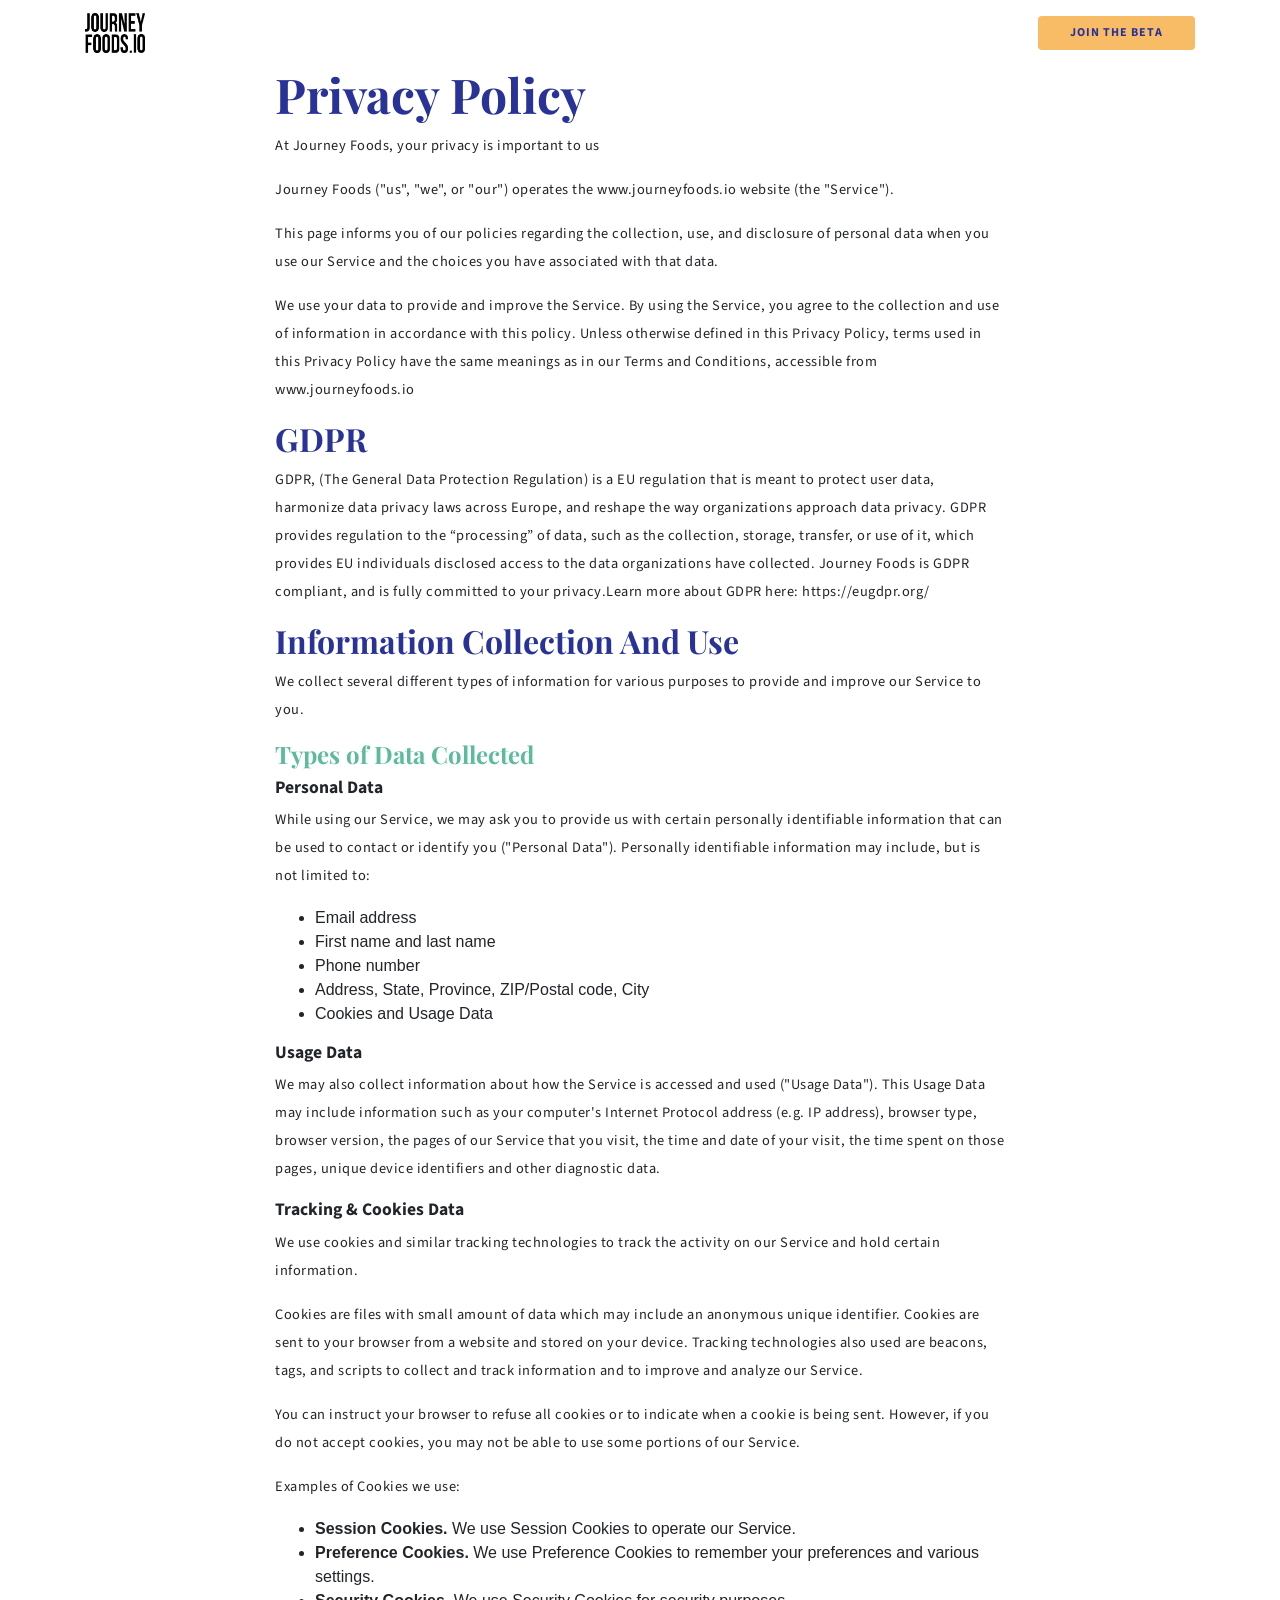
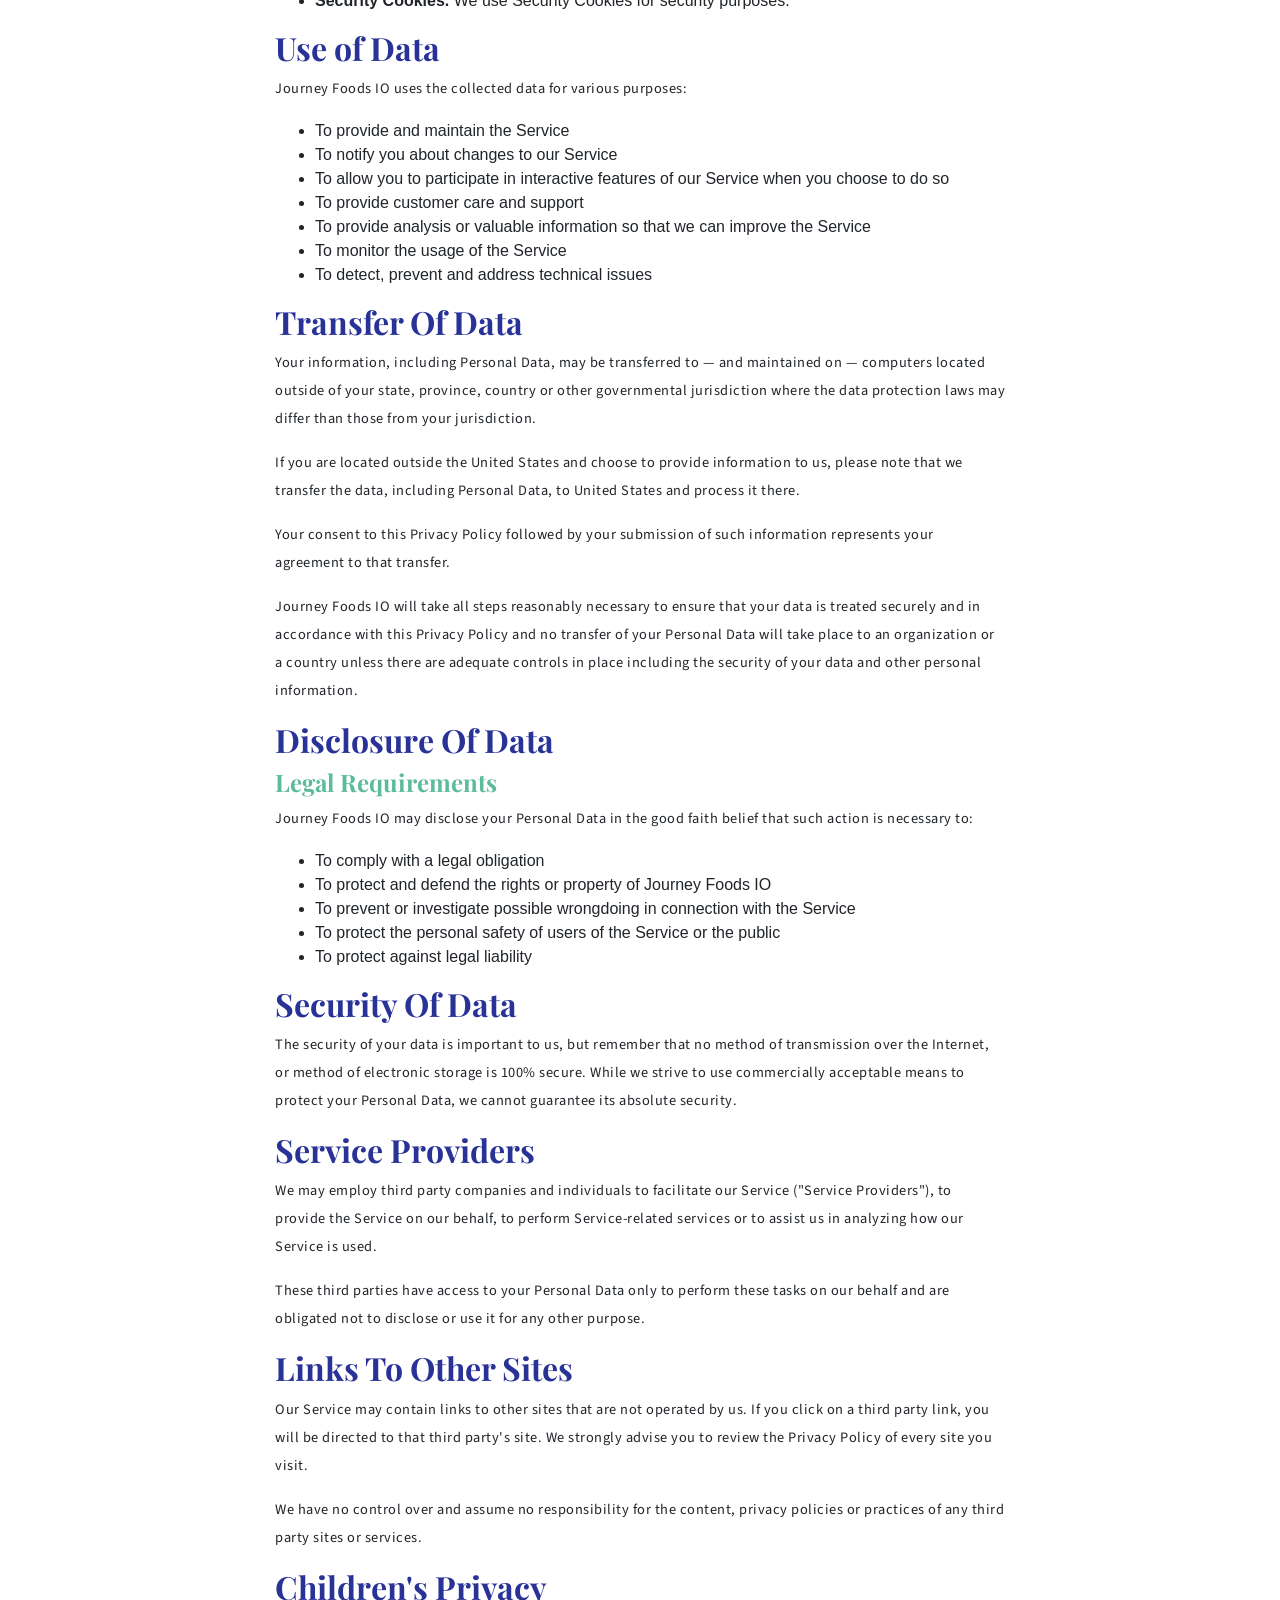
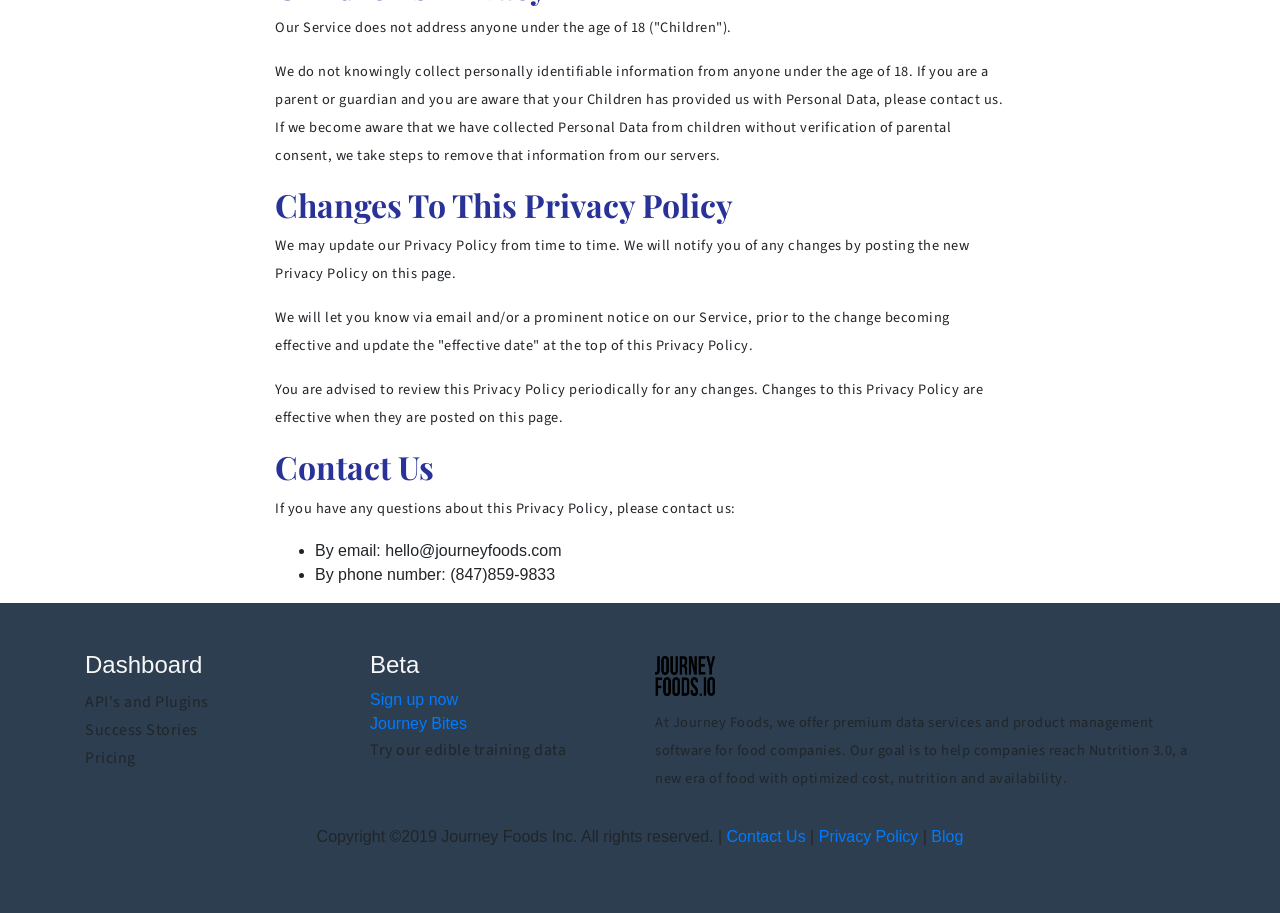
<file: privacy copy.html>
<!DOCTYPE html>
<html lang="en">

<head>
    
<!-- Google Tag Manager -->
<script>(function(w,d,s,l,i){w[l]=w[l]||[];w[l].push({'gtm.start':
new Date().getTime(),event:'gtm.js'});var f=d.getElementsByTagName(s)[0],
j=d.createElement(s),dl=l!='dataLayer'?'&l='+l:'';j.async=true;j.src=
'https://www.googletagmanager.com/gtm.js?id='+i+dl;f.parentNode.insertBefore(j,f);
})(window,document,'script','dataLayer','GTM-5C6CC58');</script>
<!-- End Google Tag Manager -->

  <meta charset="utf-8">
  <meta name="viewport" content="width=device-width, initial-scale=1, shrink-to-fit=no">
  <meta name="description" content="">
  <meta name="author" content="">

  <title>Journey Foods IO | Smart Product Development and Research</title>
  <meta name="description" content="A smart-hub driven by AI and Machine Learning for Micro Foods Product Development and Precision Nutrition">
  <meta name="keywords" content="AI, ML, FoodTech, Research, Nutrition, Micro Foods, Journey Foods">
  <meta name="author" content="Riana Lynn">

  <!-- Meta Share -->
  <meta property="og:title" content="Journey Foods IO | Product Development and Research" />
  <meta property="og:type" content="website" />
  <meta property="og:image" content="images/screen.jpg" />

  <!-- Bootstrap core CSS -->
  <link href="vendor/bootstrap/css/bootstrap.min.css" rel="stylesheet">

  <!-- JF CSS -->
  <link href="/css/journeyfoods.css" rel="stylesheet">
  <link rel='icon' href='favicon.ico' type='image/x-icon'/>


  <link href="https://fonts.googleapis.com/css?family=Playfair+Display:400,700|Source+Sans+Pro:400,600&display=swap" rel="stylesheet">

  <link rel="stylesheet" href="https://unpkg.com/aos@next/dist/aos.css" />

  <!-- Global site tag (gtag.js) - Google Analytics -->
  <script async src="https://www.googletagmanager.com/gtag/js?id=UA-124176491-1"></script>
  <script>
    window.dataLayer = window.dataLayer || [];

    function gtag() {
      dataLayer.push(arguments);
    }
    gtag('js', new Date());

    gtag('config', 'UA-124176491-1');
  </script>

  <script type="text/javascript" src="//downloads.mailchimp.com/js/signup-forms/popup/unique-methods/embed.js" data-dojo-config="usePlainJson: true, isDebug: false"></script>
  <script type="text/javascript">
    window.dojoRequire(["mojo/signup-forms/Loader"], function(L) {
      L.start({
        "baseUrl": "mc.us12.list-manage.com",
        "uuid": "46c966e5a8d63a16d81ec2aaf",
        "lid": "5d8a90af8a",
        "uniqueMethods": true
      })
    })
  </script>

</head>

<body>

    <!-- Google Tag Manager (noscript) -->
<noscript><iframe src="https://www.googletagmanager.com/ns.html?id=GTM-5C6CC58"
height="0" width="0" style="display:none;visibility:hidden"></iframe></noscript>
<!-- End Google Tag Manager (noscript) -->
    
<script>

  window.intercomSettings = {
    app_id: "crdafnnm"
  };
</script>

<script>(function(){var w=window;var ic=w.Intercom;if(typeof ic==="function"){ic('reattach_activator');ic('update',w.intercomSettings);}else{var d=document;var i=function(){i.c(arguments);};i.q=[];i.c=function(args){i.q.push(args);};w.Intercom=i;var l=function(){var s=d.createElement('script');s.type='text/javascript';s.async=true;s.src='https://widget.intercom.io/widget/crdafnnm';var x=d.getElementsByTagName('script')[0];x.parentNode.insertBefore(s,x);};if(w.attachEvent){w.attachEvent('onload',l);}else{w.addEventListener('load',l,false);}}})();</script>

<script>(function(){var w=window;var ic=w.Intercom;if(typeof ic==="function"){ic('reattach_activator');ic('update',w.intercomSettings);}else{var d=document;var i=function(){i.c(arguments);};i.q=[];i.c=function(args){i.q.push(args);};w.Intercom=i;var l=function(){var s=d.createElement('script');s.type='text/javascript';s.async=true;s.src='https://widget.intercom.io/widget/kpytvwt5';var x=d.getElementsByTagName('script')[0];x.parentNode.insertBefore(s,x);};if(w.attachEvent){w.attachEvent('onload',l);}else{w.addEventListener('load',l,false);}}})();</script>

  <!-- Navigation -->
  <nav class="navbar navbar-dark navbar-expand-lg static-top">
    <div class="container">
      <a class="navbar-brand" href="https://journeyfoods.io"><img src="assets/img/jf-logo.png" width="60" alt="Journey Foods IO Logo">
      </a>
      <button class="navbar-toggler" type="button" data-toggle="collapse" data-target="#navbarResponsive" aria-controls="navbarResponsive" aria-expanded="false" aria-label="Toggle navigation">
        <span class="navbar-toggler-icon"></span>
      </button>
      <div class="collapse navbar-collapse" id="navbarResponsive">
        <ul class="navbar-nav ml-auto">
          <a href="https://research.journeyfoods.io/intake-form" class="btn btn-yellow">Join the Beta</a>
        </ul>
      </div>
    </div>
  </nav>


  <div class="container">
    <div class="row justify-content-center">
      <div class="col-lg-8">
        <div class="entry-content">

          <h1>Privacy Policy</h1>


          <p>At Journey Foods, your privacy is important to us</p>


          <p>Journey Foods ("us", "we", or "our") operates the www.journeyfoods.io website (the "Service").</p>

          <p>This page informs you of our policies regarding the collection, use, and disclosure of personal data when you use our Service and the choices you have associated with that data.</p>

          <p>We use your data to provide and improve the Service. By using the Service, you agree to the collection and use of information in accordance with this policy. Unless otherwise defined in this Privacy Policy, terms used in this Privacy
            Policy have the same meanings as in our Terms and Conditions, accessible from www.journeyfoods.io</p>

          <h2>GDPR</h2>
          <p> GDPR, (The General Data Protection Regulation) is a EU regulation that is meant to protect user data, harmonize data privacy laws across Europe, and reshape the way organizations approach data privacy. GDPR provides regulation to the
            “processing” of data, such as the collection, storage, transfer, or use of it, which provides EU individuals disclosed access to the data organizations have collected. Journey Foods is GDPR compliant, and is fully committed to your
            privacy.Learn more about GDPR here: https://eugdpr.org/ </p>

          <h2>Information Collection And Use</h2>

          <p>We collect several different types of information for various purposes to provide and improve our Service to you.</p>

          <h3>Types of Data Collected</h3>

          <h4>Personal Data</h4>

          <p>While using our Service, we may ask you to provide us with certain personally identifiable information that can be used to contact or identify you ("Personal Data"). Personally identifiable information may include, but is not limited
            to:</p>

          <ul>
            <li>Email address</li>
            <li>First name and last name</li>
            <li>Phone number</li>
            <li>Address, State, Province, ZIP/Postal code, City</li>
            <li>Cookies and Usage Data</li>
          </ul>

          <h4>Usage Data</h4>

          <p>We may also collect information about how the Service is accessed and used ("Usage Data"). This Usage Data may include information such as your computer's Internet Protocol address (e.g. IP address), browser type, browser version, the
            pages of our Service that you visit, the time and date of your visit, the time spent on those pages, unique device identifiers and other diagnostic data.</p>

          <h4>Tracking & Cookies Data</h4>
          <p>We use cookies and similar tracking technologies to track the activity on our Service and hold certain information.</p>
          <p>Cookies are files with small amount of data which may include an anonymous unique identifier. Cookies are sent to your browser from a website and stored on your device. Tracking technologies also used are beacons, tags, and scripts to
            collect and track information and to improve and analyze our Service.</p>
          <p>You can instruct your browser to refuse all cookies or to indicate when a cookie is being sent. However, if you do not accept cookies, you may not be able to use some portions of our Service.</p>
          <p>Examples of Cookies we use:</p>
          <ul>
            <li><strong>Session Cookies.</strong> We use Session Cookies to operate our Service.</li>
            <li><strong>Preference Cookies.</strong> We use Preference Cookies to remember your preferences and various settings.</li>
            <li><strong>Security Cookies.</strong> We use Security Cookies for security purposes.</li>
          </ul>

          <h2>Use of Data</h2>

          <p>Journey Foods IO uses the collected data for various purposes:</p>
          <ul>
            <li>To provide and maintain the Service</li>
            <li>To notify you about changes to our Service</li>
            <li>To allow you to participate in interactive features of our Service when you choose to do so</li>
            <li>To provide customer care and support</li>
            <li>To provide analysis or valuable information so that we can improve the Service</li>
            <li>To monitor the usage of the Service</li>
            <li>To detect, prevent and address technical issues</li>
          </ul>

          <h2>Transfer Of Data</h2>
          <p>Your information, including Personal Data, may be transferred to — and maintained on — computers located outside of your state, province, country or other governmental jurisdiction where the data protection laws may differ than those
            from your jurisdiction.</p>
          <p>If you are located outside the United States and choose to provide information to us, please note that we transfer the data, including Personal Data, to United States and process it there.</p>
          <p>Your consent to this Privacy Policy followed by your submission of such information represents your agreement to that transfer.</p>
          <p>Journey Foods IO will take all steps reasonably necessary to ensure that your data is treated securely and in accordance with this Privacy Policy and no transfer of your Personal Data will take place to an organization or a country
            unless there are adequate controls in place including the security of your data and other personal information.</p>

          <h2>Disclosure Of Data</h2>

          <h3>Legal Requirements</h3>
          <p>Journey Foods IO may disclose your Personal Data in the good faith belief that such action is necessary to:</p>
          <ul>
            <li>To comply with a legal obligation</li>
            <li>To protect and defend the rights or property of Journey Foods IO</li>
            <li>To prevent or investigate possible wrongdoing in connection with the Service</li>
            <li>To protect the personal safety of users of the Service or the public</li>
            <li>To protect against legal liability</li>
          </ul>

          <h2>Security Of Data</h2>
          <p>The security of your data is important to us, but remember that no method of transmission over the Internet, or method of electronic storage is 100% secure. While we strive to use commercially acceptable means to protect your Personal
            Data, we cannot guarantee its absolute security.</p>

          <h2>Service Providers</h2>
          <p>We may employ third party companies and individuals to facilitate our Service ("Service Providers"), to provide the Service on our behalf, to perform Service-related services or to assist us in analyzing how our Service is used.</p>
          <p>These third parties have access to your Personal Data only to perform these tasks on our behalf and are obligated not to disclose or use it for any other purpose.</p>



          <h2>Links To Other Sites</h2>
          <p>Our Service may contain links to other sites that are not operated by us. If you click on a third party link, you will be directed to that third party's site. We strongly advise you to review the Privacy Policy of every site you visit.</p>
          <p>We have no control over and assume no responsibility for the content, privacy policies or practices of any third party sites or services.</p>


          <h2>Children's Privacy</h2>
          <p>Our Service does not address anyone under the age of 18 ("Children").</p>
          <p>We do not knowingly collect personally identifiable information from anyone under the age of 18. If you are a parent or guardian and you are aware that your Children has provided us with Personal Data, please contact us. If we become
            aware that we have collected Personal Data from children without verification of parental consent, we take steps to remove that information from our servers.</p>


          <h2>Changes To This Privacy Policy</h2>
          <p>We may update our Privacy Policy from time to time. We will notify you of any changes by posting the new Privacy Policy on this page.</p>
          <p>We will let you know via email and/or a prominent notice on our Service, prior to the change becoming effective and update the "effective date" at the top of this Privacy Policy.</p>
          <p>You are advised to review this Privacy Policy periodically for any changes. Changes to this Privacy Policy are effective when they are posted on this page.</p>


          <h2>Contact Us</h2>
          <p>If you have any questions about this Privacy Policy, please contact us:</p>
          <ul>
            <li>By email: hello@journeyfoods.com</li>

            <li>By phone number: (847)859-9833</li>
          </ul>



        </div>
      </div>
      <!-- // end .col-md-8 -->
    </div>
  </div>


  <!-- Footer -->
  <footer class="page-footer font-small bg-grey pt-4 py-5">

    <!-- Footer Links -->
    <div class="container text-center text-md-left">

      <!-- Grid row -->
      <div class="row">


        <!-- Grid column -->
        <hr class="clearfix w-100 d-md-none pb-3">

        <!-- Grid column -->
        <div class="col-md-3 mb-md-0 mb-3">

          <!-- Links -->
          <h5>Dashboard</h5>

          <ul class="list-unstyled">
            <li>
              <p href="#!">API's and Plugins</p>
            </li>
            <li>
              <p href="#!">Success Stories</p>
            </li>
            <li>
              <p href="#!">Pricing</p>
            </li>
          </ul>

        </div>
        <!-- Grid column -->

        <!-- Grid column -->
        <div class="col-md-3 mb-md-0 mb-3">

          <!-- Links -->
          <h5>Beta</h5>

          <ul class="list-unstyled">
            <li>
              <a href="https://dashboard.journeyfoods.io/inquiry-form">Sign up now</a>
            </li>
            <li>
              <a href="https://journeyfoods.com/" target="_blank">Journey Bites</a>
              <p>Try our edible training data</p>
            </li>
          </ul>

        </div>
        <!-- Grid column -->

        <!-- Grid column -->
        <div class="col-md-6 mt-md-0 mt-3">

          <!-- Content -->
          <h5 class="text-uppercase"><a class="navbar-brand" href="#"><img src="assets/img/jf-logo.png" width="60" alt="Journey Foods IO Logo">
            </a></h5>
          <p>At Journey Foods, we offer premium data services and product management software for food companies. Our goal is to help companies
            reach Nutrition 3.0, a new era of food with optimized cost, nutrition and availability.</p>

        </div>

      </div>
      <!-- Grid row -->

    </div>
    <!-- Footer Links -->

    <!-- Copyright -->
    <div class="footer-copyright text-center py-3">Copyright ©2019 Journey Foods Inc. All rights reserved. | <a href="mailto:research@journeyfoods.com">Contact Us</a> | <a href="/privacy.html">Privacy Policy</a> | <a href="https://medium.com/foodmadesimple">Blog</a>
    </div>
    <!-- Copyright -->

  </footer>
  <!-- Footer -->

  <!-- Bootstrap core JavaScript -->
  <script src="vendor/jquery/jquery.slim.min.js"></script>
  <script src="vendor/bootstrap/js/bootstrap.bundle.min.js"></script>
  <script src="https://unpkg.com/aos@next/dist/aos.js"></script>
  <script>
    AOS.init();
  </script>

</body>

</html>
</file>
<file: css/journeyfoods.css>
h1 {
  color: #293397;
  font-family: 'Playfair Display', serif;
  font-weight: bold;
  font-size: 3rem;
}

h2 {
  color: #293397;
  font-family: 'Playfair Display', serif;
  font-weight: bold;
  font-size: 2rem;
}

h3{
  color: #5CBB9C;
  font-family:'Playfair Display', sans-serif;
  font-weight: bold;
  font-size: 1.5rem;
}

h4{
  font-size: 1.1rem;
  font-family:'Source Sans Pro', sans-serif;
  font-weight: bold;
}

h5{color: #f7f7f7;
  font-family:'Lato', sans-serif;
  font-weight: lighter;
  font-size: 1.5rem;
}

p {
  font-size: .9rem;
  letter-spacing: .5px;
  line-height: 1.75rem;
  font-family:'Source Sans Pro', sans-serif;
}

.lead{
  font-size: 1rem;
  font-family:'Source Sans Pro', sans-serif;
  font-weight: 400;
}


.future-rd h4{
    font-size: 1.25rem;
    color: #293397;
}

.future-rd h5{
    font-size: 1.25rem;
    color: #5CBB9C;
    font-family: "Playfair Display", serif;
    font-weight: bold;
}




.bg-blue{
  background-color: #3F65F1;
}
.bg-green{
  background-color: #5CBB9C;
}

.bg-lightblue{
  background-color: #2C3E50;
}

.bg-grey{
  background-color: #2C3E50;
}

.green-bar{
  margin-top: 10px;
    margin-bottom: 16px;
    /* margin-left: 0; */
    border-top: 3px solid #5CBB9C;
    border-left: none;
    max-width: 4.5rem;
}

.green-bar-left{
  margin-left: 0;
}

.bg-element-1{
  position: absolute;
  right: -200px;
  top: -120px;
  z-index:0;
}

.bg-element-2{
  position: absolute;
  left: -100px;
  top: 4520px;
  z-index:-1;
}

.bg-element-3{
  position: absolute;
  right: -250px;
  top: 3000px;
  z-index:-1;
}

.bg-element-4{
  position: absolute;
  left: -150px;
  top: 550px;
  z-index:-1;
}

@media only screen and (max-width: 800px) {
  .bg-element-1,
  .bg-element-2,
  .bg-element-3,
  .bg-element-4{
    display: none;
  }
}

.case-study p,
.case-stuy h3{
  color: #ccc;
}

blockquote{
  color: #f7f7f7;
  font-family:'Playfair Display', sans-serif;
  font-weight: bold;
  font-size: 1.5rem;
}

.btn-start-today{
  background-color: #5cbb9c;
  border-radius: .25rem;
  border: 0;
  padding: .5rem 2rem;
  font-size: 2rem;
  font-family: 'Source Sans Pro', sans-serif;
  font-weight: bold;
  text-transform: uppercase;
  letter-spacing: 1px;
  color: #f7f7f7;
  z-index: 99;
}
.font-md-size {
  font-size: 1.2rem;
  font-family:'Source Sans Pro', sans-serif;
}
.drop-shadow {
  box-shadow: 0 0.5rem 1rem rgba(0, 0, 0, 0.5) !important;
}
.btn{
  background-color: #5cbb9c;
  border-radius: .25rem;
  border: 0;
  padding: .5rem 2rem;
  font-size: .75rem;
  font-family: 'Source Sans Pro', sans-serif;
  font-weight: bold;
  text-transform: uppercase;
  letter-spacing: 1px;
  color: #f7f7f7;
  z-index: 99;
}

.btn-yellow{
  background-color: #F8BC66;
  color:#293397;
}

.how-we-help{
  /* color: #f7f7f7; */
}

/*footer*/

.list-unstyled p{
  margin-bottom: 0;
  font-size: 1rem;
}

.logos img{
  max-height: 40px;
  max-width: 150px;
}

.overflow-x-hidden{
  overflow-x: hidden;
}
</file>
